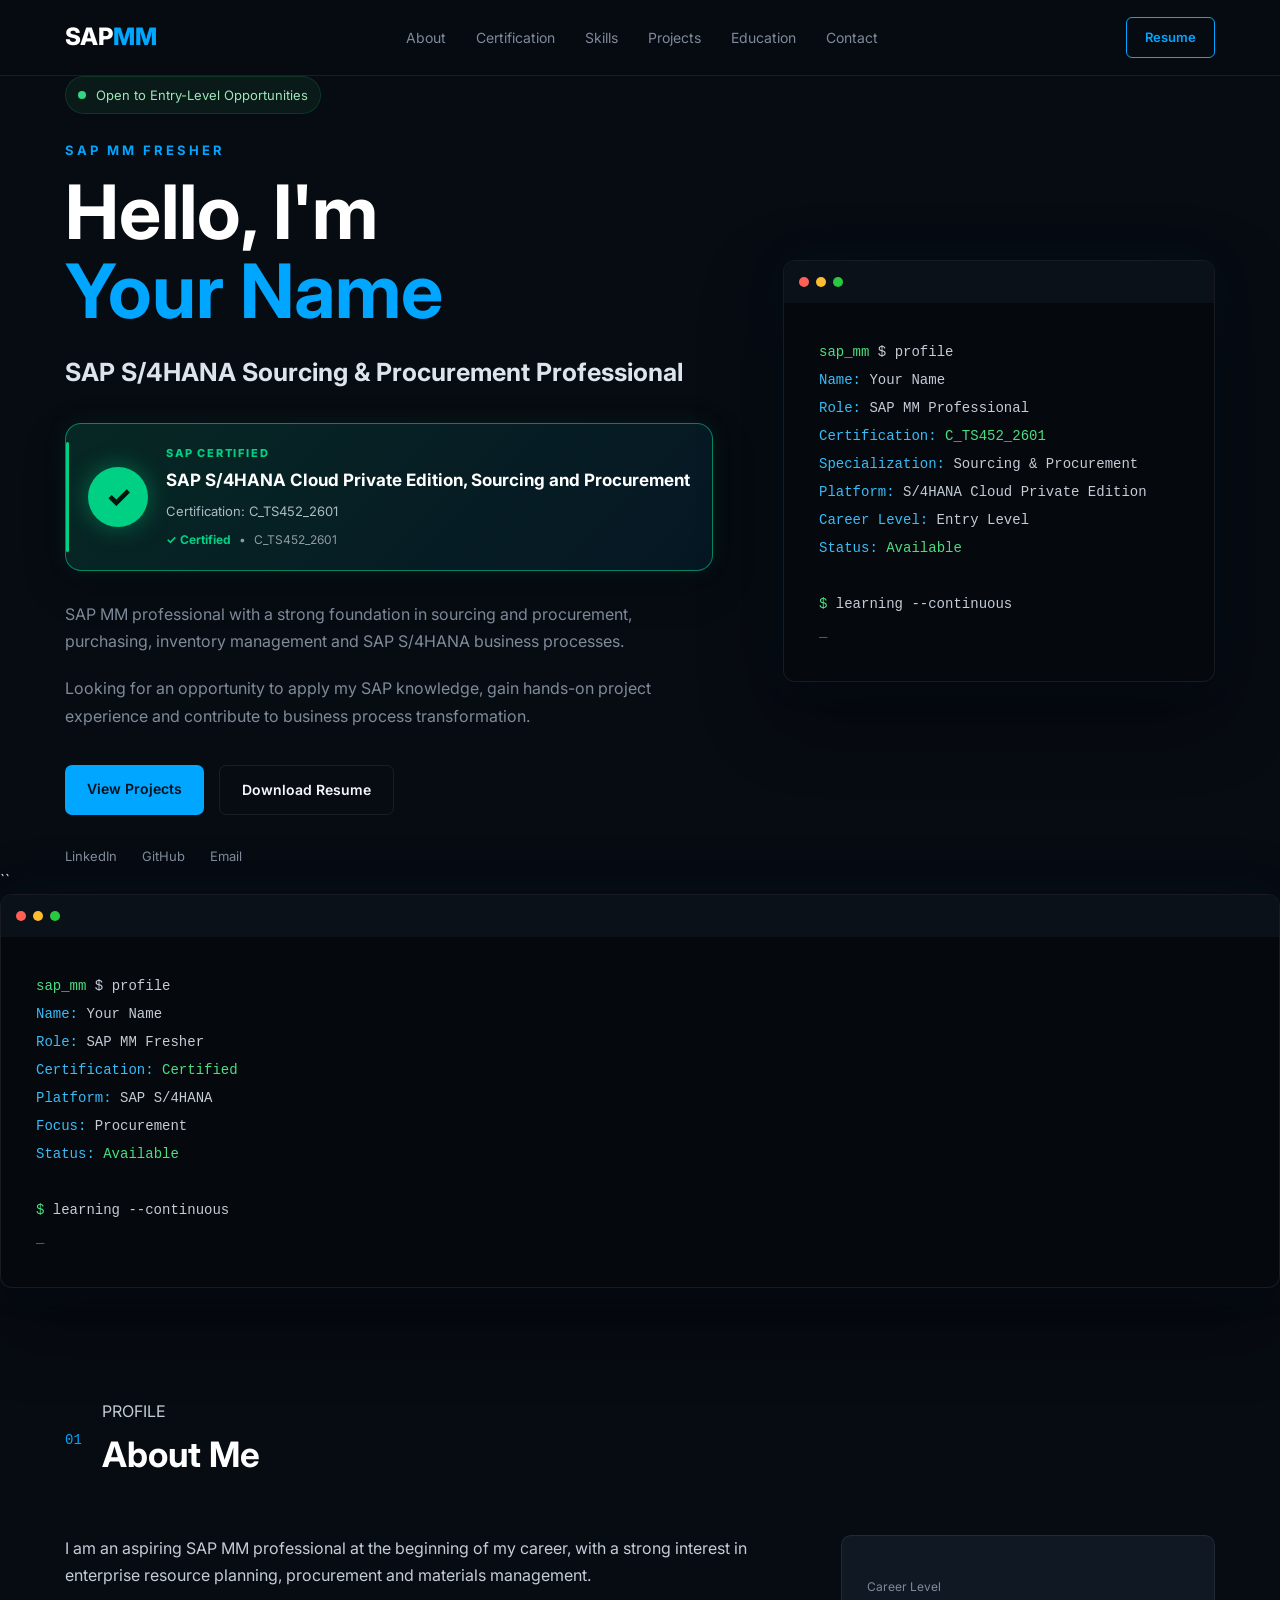
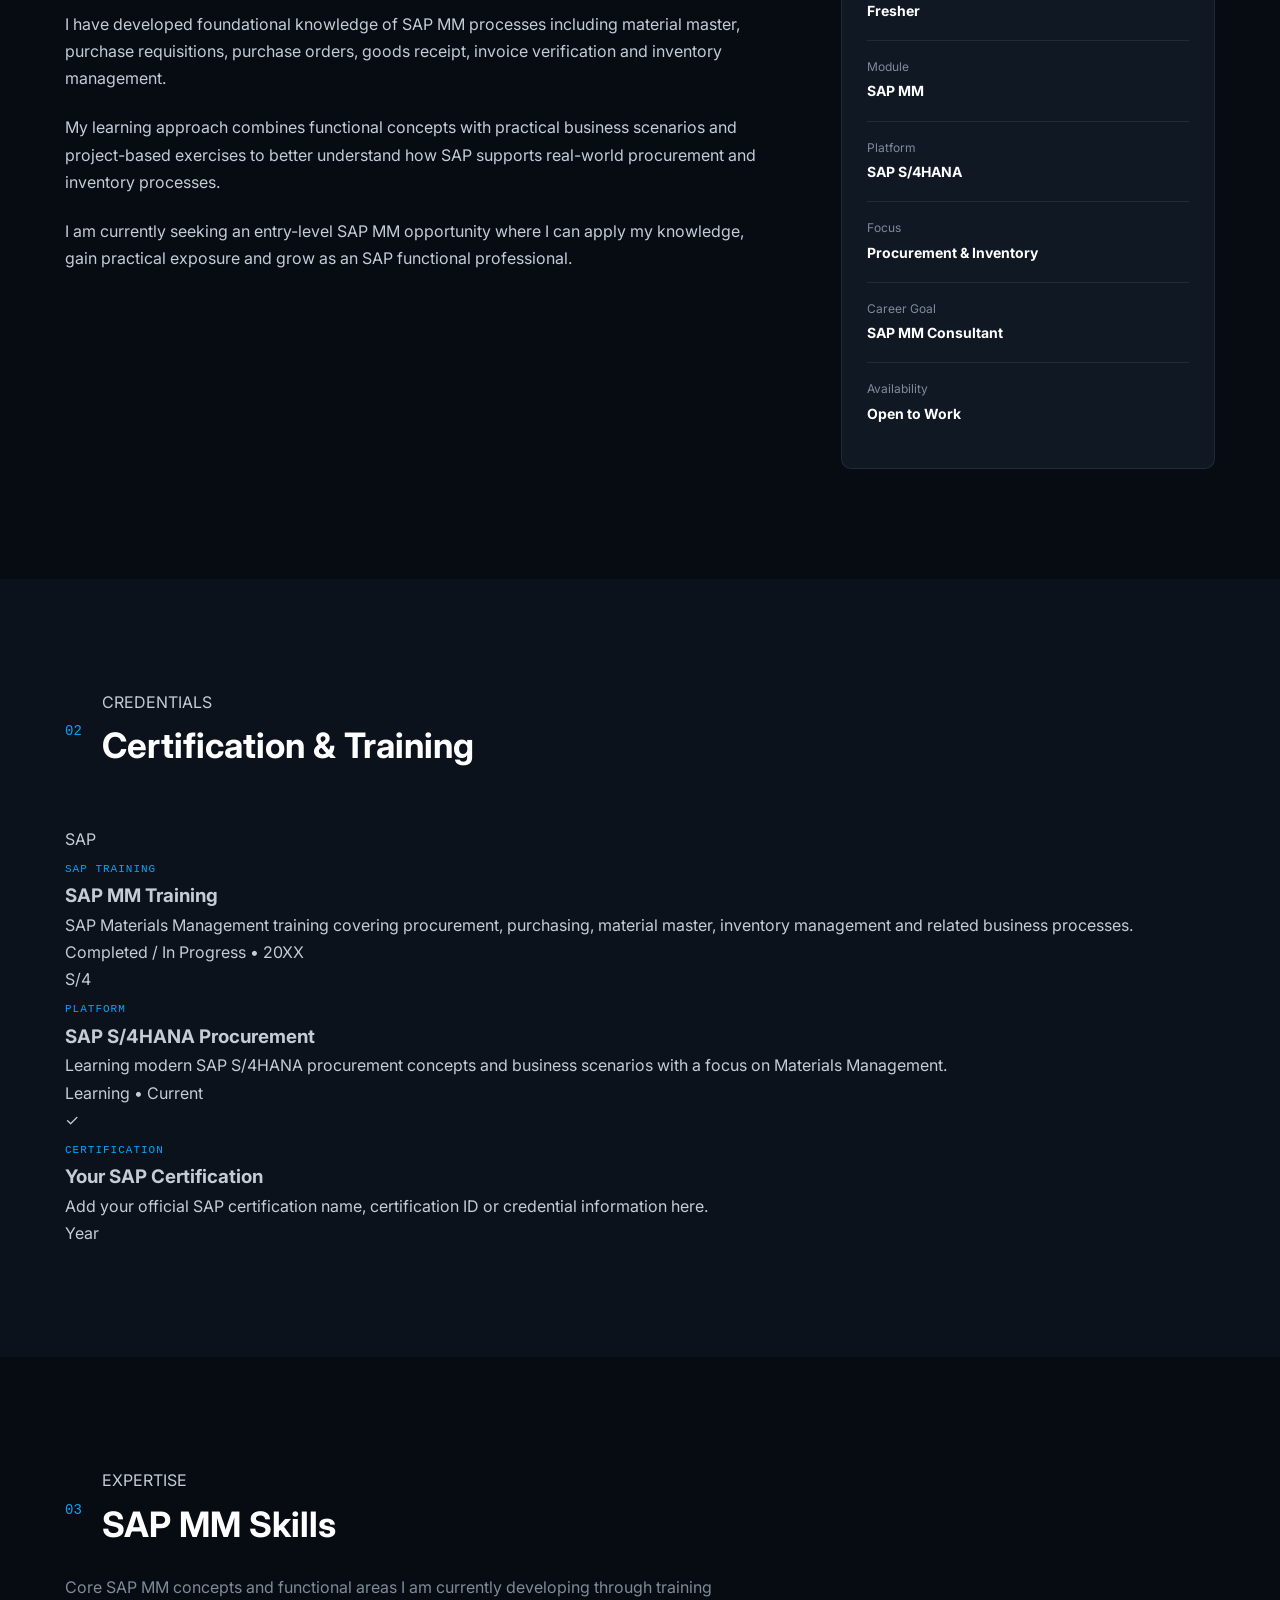
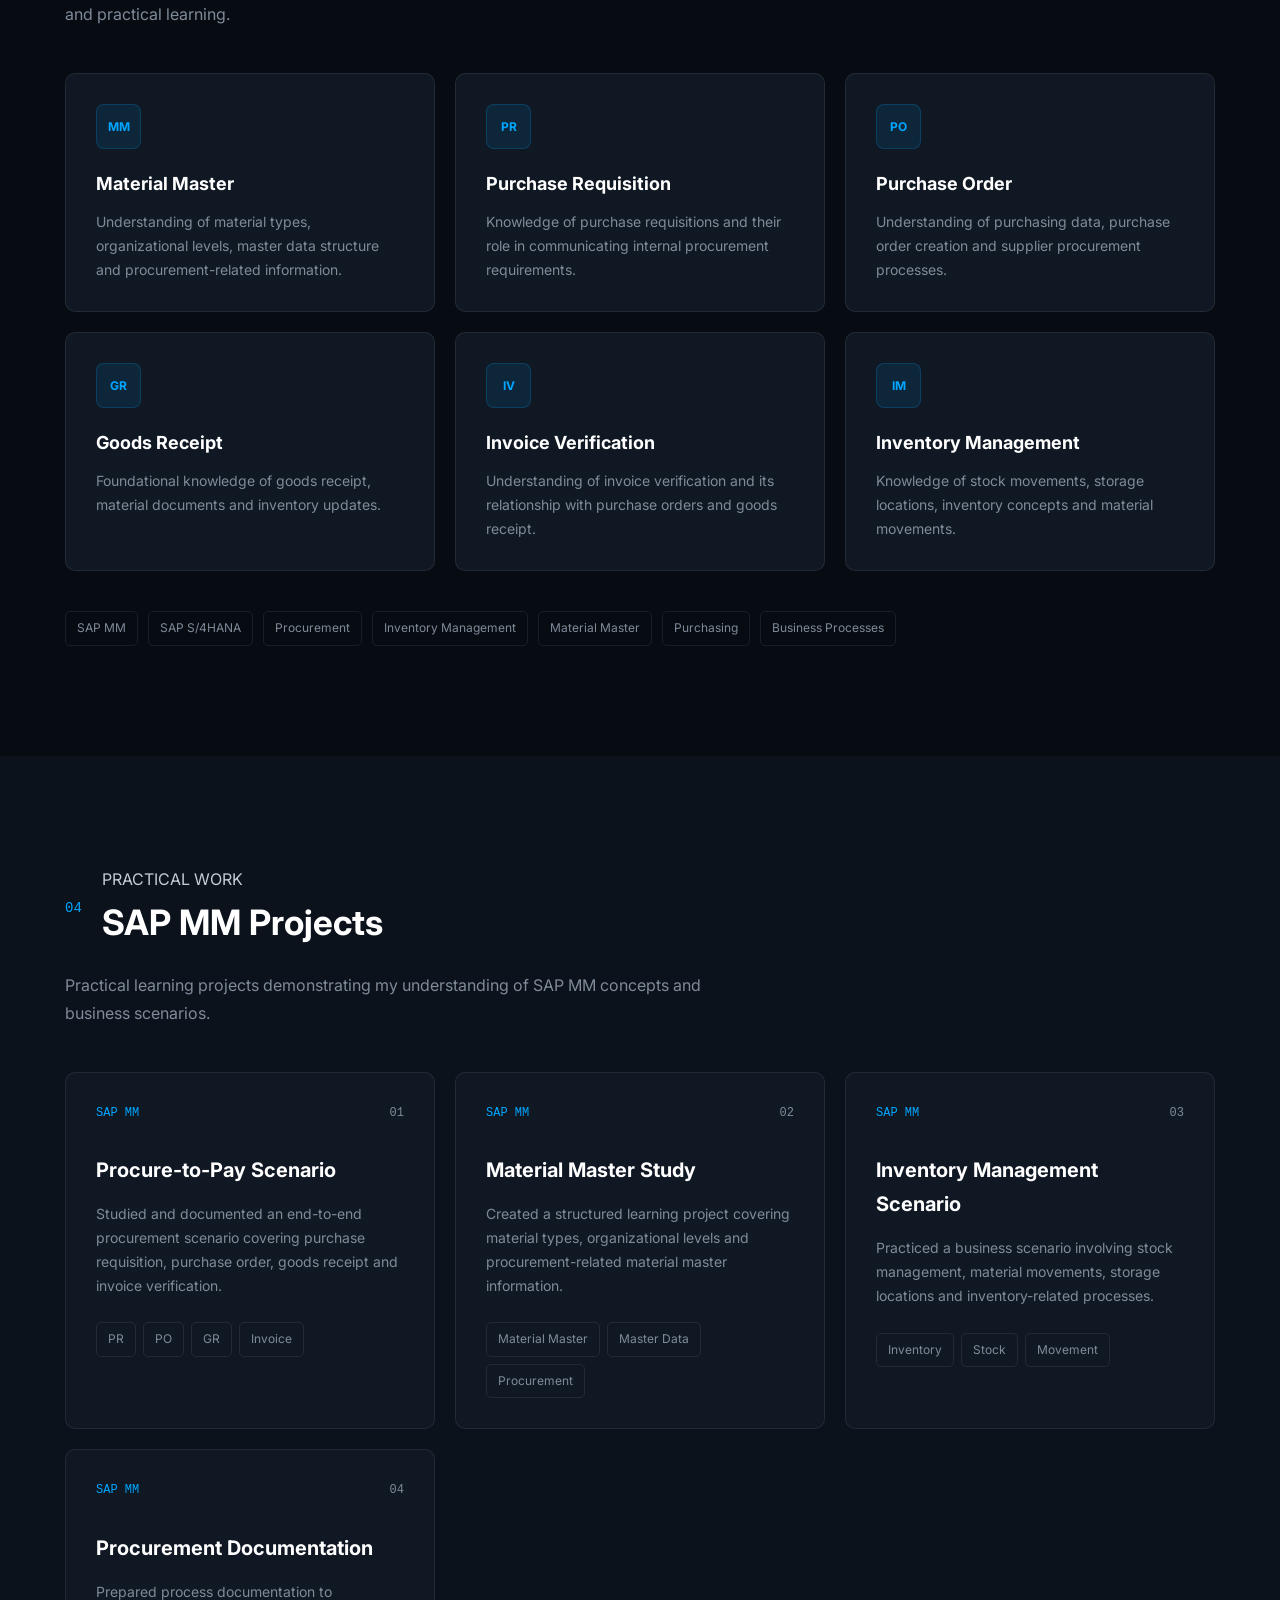
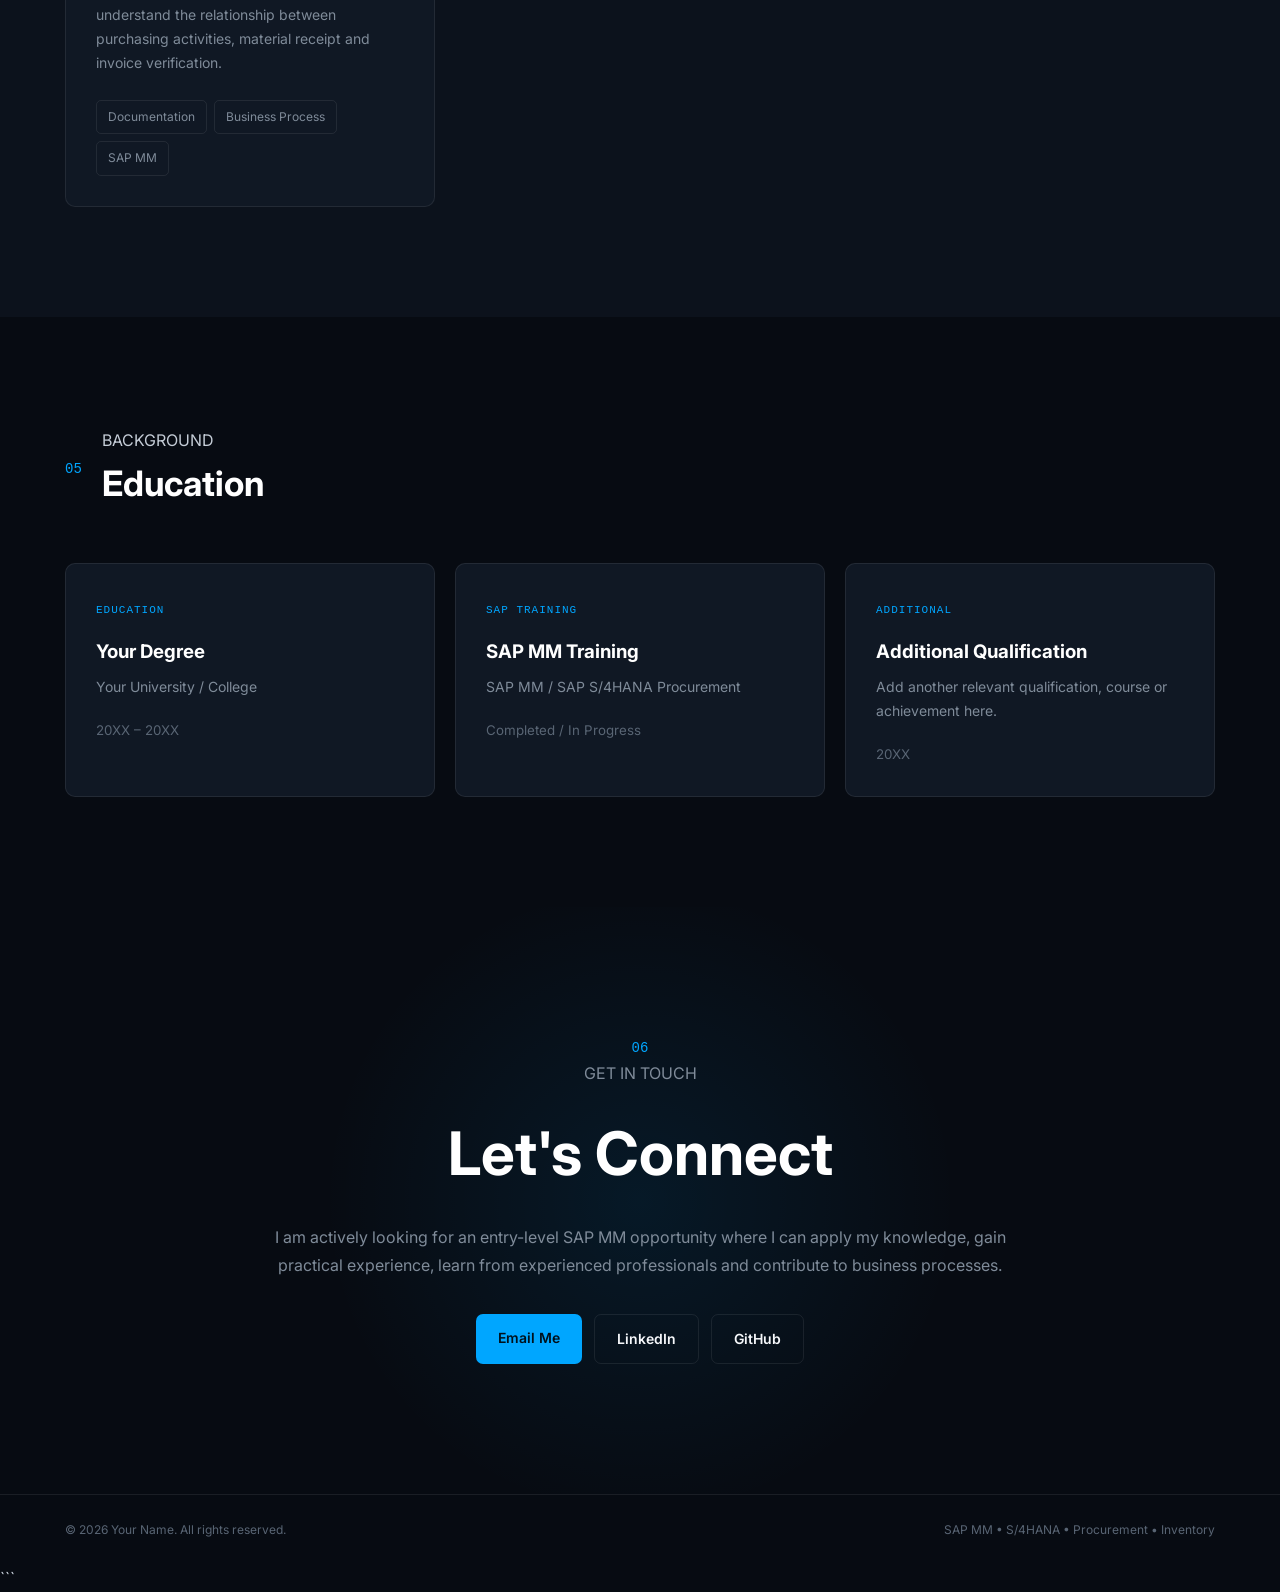
<file: index.HTML>
<!DOCTYPE html>
<html lang="en">

  
<head>
    <meta charset="UTF-8">
    <meta name="viewport" content="width=device-width, initial-scale=1.0">

    <meta name="description"
          content="SAP MM Fresher Portfolio - Aspiring SAP MM Consultant with knowledge of procurement, inventory management, material master and SAP S/4HANA.">

    <meta name="keywords"
          content="SAP MM Fresher, SAP MM Consultant, SAP S/4HANA, Procurement, Inventory Management, Material Master">

    <meta name="author" content="Your Name">

    <title>Your Name | SAP MM Fresher</title>

    <link rel="stylesheet" href="style.css">

    <link rel="preconnect" href="https://fonts.googleapis.com">
    <link rel="preconnect" href="https://fonts.gstatic.com" crossorigin>

    <link href="https://fonts.googleapis.com/css2?family=Inter:wght@400;500;600;700;800&display=swap"
          rel="stylesheet">
</head>


<body>

<!-- ================= NAVBAR ================= -->

<header class="navbar">

    <div class="container nav-container">

        <a href="#home" class="logo">
            SAP<span>MM</span>
        </a>

        <nav aria-label="Main Navigation">
            <a href="#about">About</a>
            <a href="#certification">Certification</a>
            <a href="#skills">Skills</a>
            <a href="#projects">Projects</a>
            <a href="#education">Education</a>
            <a href="#contact">Contact</a>
        </nav>

        <a href="resume.pdf"
           class="nav-btn"
           target="_blank"
           rel="noopener">
            Resume
        </a>

    </div>

</header>


<!-- ================= HERO ================= -->

<main>
<!-- ================= HERO ================= -->

<section id="home" class="hero">

    <div class="container hero-container">

        <div class="hero-content">

            <div class="availability">
                <span></span>
                Open to Entry-Level Opportunities
            </div>

            <p class="eyebrow">
                SAP MM FRESHER
            </p>

            <h1>
                Hello, I'm
                <span>Your Name</span>
            </h1>

            <h2>
                SAP S/4HANA Sourcing & Procurement Professional
            </h2>


            <!-- FEATURED SAP CERTIFICATION -->

            <div class="featured-certification">

                <div class="certification-badge">
                    <span class="certification-check">✓</span>
                </div>

                <div class="certification-details">

                    <span class="certification-label">
                        SAP CERTIFIED
                    </span>

                    <h3>
                        SAP S/4HANA Cloud Private Edition,
                        Sourcing and Procurement
                    </h3>

                    <p>
                        Certification: C_TS452_2601
                    </p>

                    <div class="certification-info">

                        <span>
                            ✓ Certified
                        </span>

                        <span>
                            •
                        </span>

                        <span>
                            C_TS452_2601
                        </span>

                    </div>

                </div>

            </div>


            <p class="hero-text">
                SAP MM professional with a strong foundation in
                sourcing and procurement, purchasing, inventory
                management and SAP S/4HANA business processes.
            </p>

            <p class="hero-text">
                Looking for an opportunity to apply my SAP knowledge,
                gain hands-on project experience and contribute to
                business process transformation.
            </p>


            <div class="hero-buttons">

                <a href="#projects" class="btn primary">
                    View Projects
                </a>

                <a href="resume.pdf"
                   class="btn secondary"
                   target="_blank"
                   rel="noopener">
                    Download Resume
                </a>

            </div>


            <div class="social-links">

                <a href="https://www.linkedin.com/"
                   target="_blank"
                   rel="noopener">
                    LinkedIn
                </a>

                <a href="https://github.com/"
                   target="_blank"
                   rel="noopener">
                    GitHub
                </a>

                <a href="mailto:your.email@example.com">
                    Email
                </a>

            </div>

        </div>


        <!-- PROFILE CARD -->

        <div class="hero-card">

            <div class="terminal-top">
                <span></span>
                <span></span>
                <span></span>
            </div>

            <div class="terminal-content">

                <p>
                    <span class="green">sap_mm</span> $ profile
                </p>

                <p>
                    <span class="blue">Name:</span>
                    Your Name
                </p>

                <p>
                    <span class="blue">Role:</span>
                    SAP MM Professional
                </p>

                <p>
                    <span class="blue">Certification:</span>
                    <span class="green">C_TS452_2601</span>
                </p>

                <p>
                    <span class="blue">Specialization:</span>
                    Sourcing & Procurement
                </p>

                <p>
                    <span class="blue">Platform:</span>
                    S/4HANA Cloud Private Edition
                </p>

                <p>
                    <span class="blue">Career Level:</span>
                    Entry Level
                </p>

                <p>
                    <span class="blue">Status:</span>
                    <span class="green">Available</span>
                </p>

                <br>

                <p>
                    <span class="green">$</span>
                    learning --continuous
                </p>

                <p class="cursor">_</p>

            </div>

        </div>

    </div>

</section>
``

        <!-- PROFILE CARD -->

        <div class="hero-card">

            <div class="terminal-top">
                <span></span>
                <span></span>
                <span></span>
            </div>

            <div class="terminal-content">

                <p>
                    <span class="green">sap_mm</span> $ profile
                </p>

                <p>
                    <span class="blue">Name:</span>
                    Your Name
                </p>

                <p>
                    <span class="blue">Role:</span>
                    SAP MM Fresher
                </p>

                <p>
                    <span class="blue">Certification:</span>
                    <span class="green">Certified</span>
                </p>

                <p>
                    <span class="blue">Platform:</span>
                    SAP S/4HANA
                </p>

                <p>
                    <span class="blue">Focus:</span>
                    Procurement
                </p>

                <p>
                    <span class="blue">Status:</span>
                    <span class="green">Available</span>
                </p>

                <br>

                <p>
                    <span class="green">$</span>
                    learning --continuous
                </p>

                <p class="cursor">_</p>

            </div>

        </div>

    </div>

</section>


<!-- ================= ABOUT ================= -->

<section id="about" class="section">

    <div class="container">

        <div class="section-heading">

            <p class="section-number">01</p>

            <div>
                <p class="section-label">
                    PROFILE
                </p>

                <h2>
                    About Me
                </h2>
            </div>

        </div>


        <div class="about-grid">

            <div class="about-text">

                <p>
                    I am an aspiring SAP MM professional at the beginning
                    of my career, with a strong interest in enterprise
                    resource planning, procurement and materials management.
                </p>

                <p>
                    I have developed foundational knowledge of SAP MM
                    processes including material master, purchase
                    requisitions, purchase orders, goods receipt,
                    invoice verification and inventory management.
                </p>

                <p>
                    My learning approach combines functional concepts
                    with practical business scenarios and project-based
                    exercises to better understand how SAP supports
                    real-world procurement and inventory processes.
                </p>

                <p>
                    I am currently seeking an entry-level SAP MM
                    opportunity where I can apply my knowledge,
                    gain practical exposure and grow as an SAP
                    functional professional.
                </p>

            </div>


            <div class="about-box">

                <div class="info-item">
                    <span>Career Level</span>
                    <strong>Fresher</strong>
                </div>

                <div class="info-item">
                    <span>Module</span>
                    <strong>SAP MM</strong>
                </div>

                <div class="info-item">
                    <span>Platform</span>
                    <strong>SAP S/4HANA</strong>
                </div>

                <div class="info-item">
                    <span>Focus</span>
                    <strong>Procurement & Inventory</strong>
                </div>

                <div class="info-item">
                    <span>Career Goal</span>
                    <strong>SAP MM Consultant</strong>
                </div>

                <div class="info-item">
                    <span>Availability</span>
                    <strong>Open to Work</strong>
                </div>

            </div>

        </div>

    </div>

</section>


<!-- ================= CERTIFICATION ================= -->

<section id="certification" class="section dark-section">

    <div class="container">

        <div class="section-heading">

            <p class="section-number">02</p>

            <div>
                <p class="section-label">
                    CREDENTIALS
                </p>

                <h2>
                    Certification & Training
                </h2>
            </div>

        </div>


        <div class="certification-grid">


            <div class="certification-card">

                <div class="certification-icon">
                    SAP
                </div>

                <div class="certification-content">

                    <span class="card-label">
                        SAP TRAINING
                    </span>

                    <h3>
                        SAP MM Training
                    </h3>

                    <p>
                        SAP Materials Management training covering
                        procurement, purchasing, material master,
                        inventory management and related business
                        processes.
                    </p>

                    <div class="certification-meta">
                        <span>Completed / In Progress</span>
                        <span>•</span>
                        <span>20XX</span>
                    </div>

                </div>

            </div>


            <div class="certification-card">

                <div class="certification-icon">
                    S/4
                </div>

                <div class="certification-content">

                    <span class="card-label">
                        PLATFORM
                    </span>

                    <h3>
                        SAP S/4HANA Procurement
                    </h3>

                    <p>
                        Learning modern SAP S/4HANA procurement
                        concepts and business scenarios with a focus
                        on Materials Management.
                    </p>

                    <div class="certification-meta">
                        <span>Learning</span>
                        <span>•</span>
                        <span>Current</span>
                    </div>

                </div>

            </div>


            <div class="certification-card">

                <div class="certification-icon">
                    ✓
                </div>

                <div class="certification-content">

                    <span class="card-label">
                        CERTIFICATION
                    </span>

                    <h3>
                        Your SAP Certification
                    </h3>

                    <p>
                        Add your official SAP certification name,
                        certification ID or credential information here.
                    </p>

                    <div class="certification-meta">
                        <span>Year</span>
                    </div>

                </div>

            </div>

        </div>

    </div>

</section>


<!-- ================= SKILLS ================= -->

<section id="skills" class="section">

    <div class="container">

        <div class="section-heading">

            <p class="section-number">03</p>

            <div>
                <p class="section-label">
                    EXPERTISE
                </p>

                <h2>
                    SAP MM Skills
                </h2>
            </div>

        </div>


        <p class="section-intro">
            Core SAP MM concepts and functional areas I am currently
            developing through training and practical learning.
        </p>


        <div class="skills-grid">


            <div class="skill-card">

                <div class="skill-icon">
                    MM
                </div>

                <h3>
                    Material Master
                </h3>

                <p>
                    Understanding of material types, organizational
                    levels, master data structure and procurement-related
                    information.
                </p>

            </div>


            <div class="skill-card">

                <div class="skill-icon">
                    PR
                </div>

                <h3>
                    Purchase Requisition
                </h3>

                <p>
                    Knowledge of purchase requisitions and their role
                    in communicating internal procurement requirements.
                </p>

            </div>


            <div class="skill-card">

                <div class="skill-icon">
                    PO
                </div>

                <h3>
                    Purchase Order
                </h3>

                <p>
                    Understanding of purchasing data, purchase order
                    creation and supplier procurement processes.
                </p>

            </div>


            <div class="skill-card">

                <div class="skill-icon">
                    GR
                </div>

                <h3>
                    Goods Receipt
                </h3>

                <p>
                    Foundational knowledge of goods receipt,
                    material documents and inventory updates.
                </p>

            </div>


            <div class="skill-card">

                <div class="skill-icon">
                    IV
                </div>

                <h3>
                    Invoice Verification
                </h3>

                <p>
                    Understanding of invoice verification and its
                    relationship with purchase orders and goods receipt.
                </p>

            </div>


            <div class="skill-card">

                <div class="skill-icon">
                    IM
                </div>

                <h3>
                    Inventory Management
                </h3>

                <p>
                    Knowledge of stock movements, storage locations,
                    inventory concepts and material movements.
                </p>

            </div>

        </div>


        <div class="tech-stack">

            <span>SAP MM</span>
            <span>SAP S/4HANA</span>
            <span>Procurement</span>
            <span>Inventory Management</span>
            <span>Material Master</span>
            <span>Purchasing</span>
            <span>Business Processes</span>

        </div>

    </div>

</section>


<!-- ================= PROJECTS ================= -->

<section id="projects" class="section dark-section">

    <div class="container">

        <div class="section-heading">

            <p class="section-number">04</p>

            <div>
                <p class="section-label">
                    PRACTICAL WORK
                </p>

                <h2>
                    SAP MM Projects
                </h2>
            </div>

        </div>


        <p class="section-intro">
            Practical learning projects demonstrating my understanding
            of SAP MM concepts and business scenarios.
        </p>


        <div class="projects-grid">


            <article class="project-card">

                <div class="project-top">

                    <span class="project-label">
                        SAP MM
                    </span>

                    <span>
                        01
                    </span>

                </div>

                <h3>
                    Procure-to-Pay Scenario
                </h3>

                <p>
                    Studied and documented an end-to-end procurement
                    scenario covering purchase requisition, purchase
                    order, goods receipt and invoice verification.
                </p>

                <div class="project-tags">
                    <span>PR</span>
                    <span>PO</span>
                    <span>GR</span>
                    <span>Invoice</span>
                </div>

            </article>


            <article class="project-card">

                <div class="project-top">

                    <span class="project-label">
                        SAP MM
                    </span>

                    <span>
                        02
                    </span>

                </div>

                <h3>
                    Material Master Study
                </h3>

                <p>
                    Created a structured learning project covering
                    material types, organizational levels and
                    procurement-related material master information.
                </p>

                <div class="project-tags">
                    <span>Material Master</span>
                    <span>Master Data</span>
                    <span>Procurement</span>
                </div>

            </article>


            <article class="project-card">

                <div class="project-top">

                    <span class="project-label">
                        SAP MM
                    </span>

                    <span>
                        03
                    </span>

                </div>

                <h3>
                    Inventory Management Scenario
                </h3>

                <p>
                    Practiced a business scenario involving stock
                    management, material movements, storage locations
                    and inventory-related processes.
                </p>

                <div class="project-tags">
                    <span>Inventory</span>
                    <span>Stock</span>
                    <span>Movement</span>
                </div>

            </article>


            <article class="project-card">

                <div class="project-top">

                    <span class="project-label">
                        SAP MM
                    </span>

                    <span>
                        04
                    </span>

                </div>

                <h3>
                    Procurement Documentation
                </h3>

                <p>
                    Prepared process documentation to understand the
                    relationship between purchasing activities,
                    material receipt and invoice verification.
                </p>

                <div class="project-tags">
                    <span>Documentation</span>
                    <span>Business Process</span>
                    <span>SAP MM</span>
                </div>

            </article>

        </div>

    </div>

</section>


<!-- ================= EDUCATION ================= -->

<section id="education" class="section">

    <div class="container">

        <div class="section-heading">

            <p class="section-number">05</p>

            <div>
                <p class="section-label">
                    BACKGROUND
                </p>

                <h2>
                    Education
                </h2>
            </div>

        </div>


        <div class="education-grid">


            <div class="education-card">

                <span class="card-label">
                    EDUCATION
                </span>

                <h3>
                    Your Degree
                </h3>

                <p>
                    Your University / College
                </p>

                <small>
                    20XX – 20XX
                </small>

            </div>


            <div class="education-card">

                <span class="card-label">
                    SAP TRAINING
                </span>

                <h3>
                    SAP MM Training
                </h3>

                <p>
                    SAP MM / SAP S/4HANA Procurement
                </p>

                <small>
                    Completed / In Progress
                </small>

            </div>


            <div class="education-card">

                <span class="card-label">
                    ADDITIONAL
                </span>

                <h3>
                    Additional Qualification
                </h3>

                <p>
                    Add another relevant qualification,
                    course or achievement here.
                </p>

                <small>
                    20XX
                </small>

            </div>

        </div>

    </div>

</section>


<!-- ================= CONTACT ================= -->

<section id="contact" class="contact-section">

    <div class="container contact-container">

        <p class="section-number">
            06
        </p>

        <p class="section-label">
            GET IN TOUCH
        </p>

        <h2>
            Let's Connect
        </h2>

        <p>
            I am actively looking for an entry-level SAP MM opportunity
            where I can apply my knowledge, gain practical experience,
            learn from experienced professionals and contribute to
            business processes.
        </p>


        <div class="contact-buttons">

            <a href="mailto:your.email@example.com"
               class="btn primary">
                Email Me
            </a>

            <a href="https://www.linkedin.com/"
               target="_blank"
               rel="noopener"
               class="btn secondary">
                LinkedIn
            </a>

            <a href="https://github.com/"
               target="_blank"
               rel="noopener"
               class="btn secondary">
                GitHub
            </a>

        </div>

    </div>

</section>

</main>


<!-- ================= FOOTER ================= -->

<footer>

    <div class="container footer-container">

        <p>
            © 2026 Your Name. All rights reserved.
        </p>

        <p>
            SAP MM • S/4HANA • Procurement • Inventory
        </p>

    </div>

</footer>


<script src="script.js"></script>

</body>
</html>
```
</file>
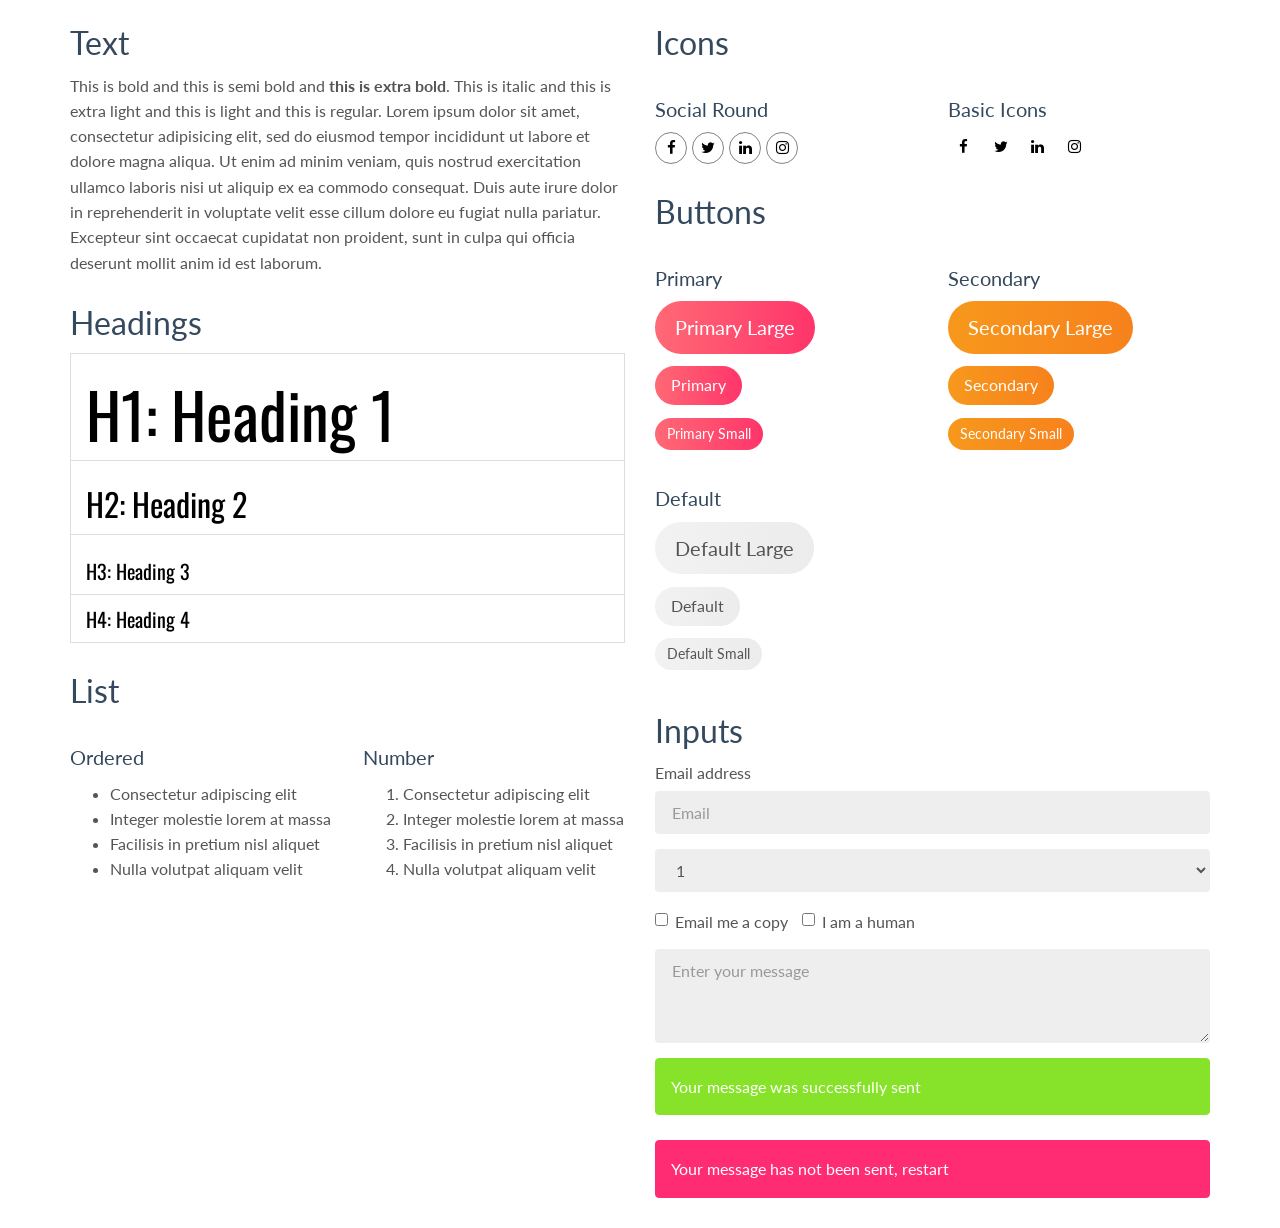
<file: components.html>
<!DOCTYPE html>
<html lang="en">

<head>
  <meta charset="UTF-8">
  <meta content="IE=edge" http-equiv="X-UA-Compatible">
  <meta content="width=device-width,initial-scale=1" name="viewport">
  <meta content="description" name="description">
  <meta name="google" content="notranslate" />
  <meta content="Mashup templates have been developped by Orson.io team" name="author">

  <!-- Disable tap highlight on IE -->
  <meta name="msapplication-tap-highlight" content="no">
  
  <link rel="apple-touch-icon" sizes="180x180" href="./assets/apple-icon-180x180.png">
  <link href="./assets/favicon.ico" rel="icon">

  <title>Title page</title>  

<link href="./main.d8e0d294.css" rel="stylesheet"></head>

<body class="white">


<!-- Add your site or app content here -->
  <div class="container">
    <div class="row">
      <div class="col-xs-12 col-md-6">

        <div class="template-example">
          <h2 class="template-title-example">Text</h2>
          <p>This is bold and this is semi bold and <b>this is extra bold</b>. This is italic and this is extra light and this is light
          and this is regular. Lorem ipsum dolor sit amet, consectetur adipisicing elit, sed do eiusmod
          tempor incididunt ut labore et dolore magna aliqua. Ut enim ad minim veniam,
          quis nostrud exercitation ullamco laboris nisi ut aliquip ex ea commodo
          consequat. Duis aute irure dolor in reprehenderit in voluptate velit esse
          cillum dolore eu fugiat nulla pariatur. Excepteur sint occaecat cupidatat non
          proident, sunt in culpa qui officia deserunt mollit anim id est laborum.
          </p>
        </div>

        <div class="template-example">
          <h2 class="template-title-example">Headings</h2>
          
          <table class="table table-bordered">
            <tr><td><h1>H1: Heading 1</h1></td></tr>
            <tr><td><h2>H2: Heading 2</h2></td></tr>
            <tr><td><h3>H3: Heading 3</h3></td></tr>
            <tr><td><h4>H4: Heading 4</h4></td></tr>
          </table>
          
        </div>

        
        <div class="template-example">
          <h2 class="template-title-example">List</h2>
          <div class="row">
            <div class="col-md-6">
              <h3 class="template-title-example">Ordered</h3>
              <ul>
                <li>Consectetur adipiscing elit</li>
                <li>Integer molestie lorem at massa</li>
                <li>Facilisis in pretium nisl aliquet</li>
                <li>Nulla volutpat aliquam velit</li>
              </ul>
            </div>
            <div class="col-md-6">
              <h3 class="template-title-example">Number</h3>
              <ol>
                <li>Consectetur adipiscing elit</li>
                <li>Integer molestie lorem at massa</li>
                <li>Facilisis in pretium nisl aliquet</li>
                <li>Nulla volutpat aliquam velit</li>
              </ol>
            </div>
          </div>
        </div>
        
      </div>

      <div class="col-xs-12 col-md-6">
        <div class="template-example">
          <h2 class="template-title-example">Icons</h2>
          
          <div class="row">
            <div class="col-md-6">
              <h3 class="template-title-example">Social Round</h2>
              <ul class="list-icons">
                <li>
                  <a href="" class="social-round-icon fa-icon">
                    <i class="fa fa-facebook"></i>
                  </a>
                </li>
                <li>
                  <a href="" class="social-round-icon fa-icon">
                    <i class="fa fa-twitter"></i>
                  </a>
                </li>
                <li>
                  <a href="" class="social-round-icon fa-icon">
                    <i class="fa fa-linkedin"></i>
                  </a>
                </li>
                <li>
                  <a href="" class="social-round-icon fa-icon">
                    <i class="fa fa-instagram"></i>
                  </a>
                </li>
              </ul>
            </div>
            <div class="col-md-6">
               <h3 class="template-title-example">Basic Icons</h2>
                <ul class="list-icons">
                  <li>
                    <span class="fa-icon">
                      <i class="fa fa-facebook"></i>
                    </span>
                  </li>
                  <li>
                    <span class="fa-icon">
                      <i class="fa fa-twitter"></i>
                    </span>
                  </li>
                  <li>
                    <span class="fa-icon">
                      <i class="fa fa-linkedin"></i>
                    </span>
                  </li>
                  <li>
                    <span class="fa-icon">
                      <i class="fa fa-instagram"></i>
                    </span>
                  </li>
                </ul>
            </div>

          </div>


          


        </div>

        <div class="template-example">
          <h2 class="template-title-example">Buttons</h2>
          <div class="row">
            <div class="col-md-6">
              <h3 class="template-title-example">Primary</h2>
              <div class="row">
                  <div class="col-md-6">
                  <p><a href="" class="btn btn-primary btn-lg">Primary Large</a></p>
                  <p><a href="" class="btn btn-primary">Primary </a></p>
                  <p><a href="" class="btn btn-primary btn-sm">Primary Small</a></p>
                </div>
              </div>

              <h3 class="template-title-example">Default</h2>
              <div class="row">
                  <div class="col-md-6">
                  <p><a href="" class="btn btn-default btn-lg">Default Large</a></p>
                  <p><a href="" class="btn btn-default">Default </a></p>
                  <p><a href="" class="btn btn-default btn-sm">Default Small</a></p>
                </div>
              </div>

            </div>

            <div class="col-md-6">
              <h3 class="template-title-example">Secondary</h2>
              <div class="row">
                  <div class="col-md-6">
                  <p><a href="" class="btn btn-info btn-lg">Secondary Large</a></p>
                  <p><a href="" class="btn btn-info">Secondary </a></p>
                  <p><a href="" class="btn btn-info btn-sm">Secondary Small</a></p>
                </div>
              </div>
            </div>
          </div>
        </div>
        
        <div class="template-example">
          <h2 class="template-title-example">Inputs</h2>

            <div class="form-group">
              <label for="exampleInputEmail1">Email address</label>
              <input type="email" class="form-control" id="exampleInputEmail1" placeholder="Email">
            </div>

            <div class="form-group">
              <select class="form-control">
                <option>1</option>
                <option>2</option>
                <option>3</option>
                <option>4</option>
                <option>5</option>
              </select>
            </div>

            <div class="form-group">
              <label class="checkbox-inline">
                <input 
                type="checkbox" id="inlineCheckbox1" value="option1"> Email me a copy
              </label>
              <label class="checkbox-inline">
                <input type="checkbox" id="inlineCheckbox2" value="option2"> I am a human
              </label>
            </div>

            <div class="form-group">
              <textarea class="form-control" rows="3" placeholder="Enter your message"></textarea>
            </div>
            
            <div class="alert alert-success" role="alert">Your message was successfully sent</div>
            <div class="alert alert-danger" role="alert">Your message has not been sent, restart</div>
        </div>




      </div>
    </div>
  </div>

<script type="text/javascript" src="./main.bc58148c.js"></script>
</file>
<file: style.css>
:root {
    --bg: #070b12;
    --bg-light: #0c121c;
    --card: #101824;
    --card-hover: #141f2d;

    --blue: #00a6ff;
    --blue-dark: #0077b6;
    --cyan: #22d3ee;

    --white: #f5f7fa;
    --text: #c4ccd6;
    --muted: #7f8b99;

    --border: rgba(255,255,255,0.08);

    --max-width: 1150px;
}


/* RESET */

* {
    margin: 0;
    padding: 0;
    box-sizing: border-box;
}

html {
    scroll-behavior: smooth;
}

body {
    font-family: "Inter", sans-serif;
    background: var(--bg);
    color: var(--text);
    line-height: 1.7;
}

a {
    text-decoration: none;
    color: inherit;
}

.container {
    width: min(90%, var(--max-width));
    margin: auto;
}


/* NAVBAR */

.navbar {
    position: sticky;
    top: 0;
    z-index: 1000;

    background: rgba(7, 11, 18, 0.88);
    backdrop-filter: blur(15px);

    border-bottom: 1px solid var(--border);
}

.nav-container {
    height: 75px;

    display: flex;
    align-items: center;
    justify-content: space-between;
}

.logo {
    font-size: 24px;
    font-weight: 800;
    color: white;
}

.logo span {
    color: var(--blue);
}

nav {
    display: flex;
    gap: 30px;
}

nav a {
    color: var(--muted);
    font-size: 14px;
    transition: 0.3s;
}

nav a:hover {
    color: var(--blue);
}

.nav-btn {
    border: 1px solid var(--blue);
    color: var(--blue);

    padding: 8px 18px;
    border-radius: 6px;

    font-size: 13px;
    font-weight: 600;

    transition: 0.3s;
}

.nav-btn:hover {
    background: var(--blue);
    color: #00111c;
}


/* HERO */

/* ================= FEATURED SAP CERTIFICATION ================= */

.featured-certification {
    position: relative;

    display: flex;
    align-items: center;
    gap: 18px;

    margin: 30px 0;

    max-width: 650px;

    padding: 20px 22px;

    background:
        linear-gradient(
            135deg,
            rgba(0, 255, 170, 0.12),
            rgba(0, 160, 255, 0.08)
        );

    border: 1px solid rgba(0, 255, 170, 0.45);

    border-radius: 16px;

    box-shadow:
        0 0 25px rgba(0, 255, 170, 0.08),
        0 15px 45px rgba(0, 0, 0, 0.20);
}


/* Small accent line */

.featured-certification::before {
    content: "";

    position: absolute;

    left: 0;
    top: 18px;
    bottom: 18px;

    width: 3px;

    background: #00d084;

    border-radius: 10px;
}


/* Certification icon */

.certification-badge {
    width: 60px;
    height: 60px;

    flex-shrink: 0;

    display: flex;
    align-items: center;
    justify-content: center;

    border-radius: 50%;

    background: #00d084;

    color: #06130f;

    box-shadow:
        0 0 25px rgba(0, 208, 132, 0.40);
}


.certification-check {
    font-size: 29px;
    font-weight: 800;
}


/* Certification content */

.certification-details {
    min-width: 0;
}


.certification-label {
    display: block;

    margin-bottom: 5px;

    color: #00d084;

    font-size: 11px;

    font-weight: 800;

    letter-spacing: 1.8px;
}


.certification-details h3 {
    margin: 0;

    color: #ffffff;

    font-size: 17px;

    line-height: 1.45;

    font-weight: 700;
}


.certification-details p {
    margin: 7px 0 8px;

    color: #aeb9c4;

    font-size: 13px;
}


.certification-info {
    display: flex;
    align-items: center;

    gap: 8px;

    font-size: 12px;

    color: #8f9aa5;
}


.certification-info span:first-child {
    color: #00d084;

    font-weight: 700;
}


/* Mobile */

@media (max-width: 600px) {

    .featured-certification {
        gap: 14px;

        padding: 17px;

        margin: 24px 0;
    }

    .certification-badge {
        width: 48px;
        height: 48px;
    }

    .certification-check {
        font-size: 23px;
    }

    .certification-details h3 {
        font-size: 14px;
    }

    .certification-details p {
        font-size: 12px;
    }

}
```

.hero {
    min-height: 90vh;

    display: flex;
    align-items: center;

    background:
        radial-gradient(
            circle at 80% 20%,
            rgba(0,166,255,0.12),
            transparent 30%
        );
}

.hero-container {
    display: grid;
    grid-template-columns: 1.2fr 0.8fr;
    gap: 70px;

    align-items: center;
}

.availability {
    display: inline-flex;
    align-items: center;
    gap: 10px;

    color: #9ee6b8;

    font-size: 13px;

    background: rgba(46, 204, 113, 0.08);

    padding: 7px 12px;

    border-radius: 30px;

    border: 1px solid rgba(46,204,113,0.15);

    margin-bottom: 25px;
}

.availability span {
    width: 8px;
    height: 8px;

    background: #32d583;

    border-radius: 50%;
}

.eyebrow {
    color: var(--blue);

    font-size: 13px;
    font-weight: 700;

    letter-spacing: 3px;

    margin-bottom: 12px;
}

.hero h1 {
    font-size: clamp(45px, 7vw, 75px);
    line-height: 1.05;

    color: white;
}

.hero h1 span {
    display: block;
    color: var(--blue);
}

.hero h2 {
    margin-top: 20px;

    font-size: 25px;

    color: #dce4ec;
}

.hero-text {
    max-width: 650px;

    color: var(--muted);

    margin-top: 20px;

    font-size: 16px;
}

.hero-buttons {
    display: flex;
    gap: 15px;

    margin-top: 35px;
}

.btn {
    display: inline-block;

    padding: 12px 22px;

    border-radius: 7px;

    font-size: 14px;
    font-weight: 600;

    transition: 0.3s;
}

.btn.primary {
    background: var(--blue);
    color: #00111c;
}

.btn.primary:hover {
    transform: translateY(-2px);
    box-shadow: 0 10px 30px rgba(0,166,255,0.25);
}

.btn.secondary {
    border: 1px solid var(--border);
    color: var(--white);
}

.btn.secondary:hover {
    border-color: var(--blue);
    color: var(--blue);
}

.social-links {
    display: flex;
    gap: 25px;

    margin-top: 30px;
}

.social-links a {
    color: var(--muted);
    font-size: 13px;
}

.social-links a:hover {
    color: var(--blue);
}


/* TERMINAL */

.hero-card {
    background: #05080d;

    border: 1px solid var(--border);

    border-radius: 12px;

    overflow: hidden;

    box-shadow:
        0 30px 80px rgba(0,0,0,0.4),
        0 0 50px rgba(0,166,255,0.05);
}

.terminal-top {
    height: 42px;

    background: #0b1119;

    display: flex;
    align-items: center;

    gap: 7px;

    padding: 0 15px;
}

.terminal-top span {
    width: 10px;
    height: 10px;

    border-radius: 50%;

    background: #374151;
}

.terminal-top span:nth-child(1) {
    background: #ff5f57;
}

.terminal-top span:nth-child(2) {
    background: #febc2e;
}

.terminal-top span:nth-child(3) {
    background: #28c840;
}

.terminal-content {
    padding: 35px;

    font-family: monospace;

    font-size: 14px;

    line-height: 2;
}

.green {
    color: #4ade80;
}

.blue {
    color: #38bdf8;
}

.cursor {
    color: var(--blue);
}


/* SECTIONS */

.section {
    padding: 110px 0;
}

.dark-section {
    background: var(--bg-light);
}

.section-heading {
    display: flex;
    align-items: center;
    gap: 20px;

    margin-bottom: 50px;
}

.section-number {
    color: var(--blue);

    font-family: monospace;

    font-size: 14px;
}

.section-heading h2 {
    color: white;

    font-size: 35px;
}

.section-intro {
    color: var(--muted);

    max-width: 650px;

    margin-top: -30px;

    margin-bottom: 45px;
}


/* ABOUT */

.about-grid {
    display: grid;

    grid-template-columns: 1.3fr 0.7fr;

    gap: 80px;
}

.about-text p {
    color: var(--text);

    margin-bottom: 22px;

    font-size: 16px;
}

.about-box {
    border: 1px solid var(--border);

    border-radius: 10px;

    padding: 25px;

    background: var(--card);
}

.info-item {
    padding: 16px 0;

    border-bottom: 1px solid var(--border);
}

.info-item:last-child {
    border-bottom: none;
}

.info-item span {
    display: block;

    color: var(--muted);

    font-size: 12px;
}

.info-item strong {
    color: white;

    font-size: 14px;
}


/* SKILLS */

.skills-grid {
    display: grid;

    grid-template-columns: repeat(3, 1fr);

    gap: 20px;
}

.skill-card {
    background: var(--card);

    border: 1px solid var(--border);

    padding: 30px;

    border-radius: 10px;

    transition: 0.3s;
}

.skill-card:hover {
    transform: translateY(-5px);

    border-color: rgba(0,166,255,0.4);

    background: var(--card-hover);
}

.skill-icon {
    width: 45px;
    height: 45px;

    display: grid;
    place-items: center;

    background: rgba(0,166,255,0.1);

    color: var(--blue);

    border: 1px solid rgba(0,166,255,0.2);

    border-radius: 8px;

    font-size: 12px;
    font-weight: 700;

    margin-bottom: 20px;
}

.skill-card h3 {
    color: white;

    font-size: 18px;

    margin-bottom: 10px;
}

.skill-card p {
    color: var(--muted);

    font-size: 14px;
}

.tech-stack {
    display: flex;

    flex-wrap: wrap;

    gap: 10px;

    margin-top: 40px;
}

.tech-stack span,
.project-tags span {
    padding: 6px 11px;

    border: 1px solid var(--border);

    border-radius: 5px;

    color: var(--muted);

    font-size: 12px;
}


/* PROCESS */

.process {
    display: flex;

    align-items: stretch;

    gap: 10px;
}

.process-step {
    flex: 1;

    background: var(--card);

    border: 1px solid var(--border);

    padding: 25px;

    border-radius: 9px;
}

.step-number {
    color: var(--blue);

    font-family: monospace;

    font-size: 13px;

    margin-bottom: 20px;
}

.process-step h3 {
    color: white;

    font-size: 16px;

    margin-bottom: 10px;
}

.process-step p {
    color: var(--muted);

    font-size: 13px;
}

.process-line {
    width: 20px;

    height: 1px;

    background: var(--blue);

    align-self: center;
}


/* PROJECTS */

.projects-grid {
    display: grid;

    grid-template-columns: repeat(3, 1fr);

    gap: 20px;
}

.project-card {
    background: var(--card);

    border: 1px solid var(--border);

    border-radius: 10px;

    padding: 30px;

    transition: 0.3s;
}

.project-card:hover {
    transform: translateY(-5px);

    border-color: rgba(0,166,255,0.4);
}

.project-top {
    display: flex;

    justify-content: space-between;

    color: var(--muted);

    font-family: monospace;

    font-size: 12px;

    margin-bottom: 30px;
}

.project-label {
    color: var(--blue);
}

.project-card h3 {
    color: white;

    font-size: 20px;

    margin-bottom: 15px;
}

.project-card p {
    color: var(--muted);

    font-size: 14px;

    margin-bottom: 25px;
}

.project-tags {
    display: flex;

    flex-wrap: wrap;

    gap: 7px;
}


/* TIMELINE */

.timeline {
    max-width: 800px;

    margin-left: 20px;

    border-left: 1px solid rgba(0,166,255,0.3);

    padding-left: 40px;
}

.timeline-item {
    position: relative;

    margin-bottom: 45px;
}

.timeline-dot {
    position: absolute;

    width: 12px;
    height: 12px;

    background: var(--blue);

    border-radius: 50%;

    left: -47px;
    top: 7px;

    box-shadow: 0 0 15px rgba(0,166,255,0.5);
}

.timeline-content span {
    color: var(--blue);

    font-size: 12px;

    font-family: monospace;
}

.timeline-content h3 {
    color: white;

    margin: 7px 0;

    font-size: 20px;
}

.timeline-content p {
    color: var(--muted);

    font-size: 14px;
}


/* EDUCATION */

.education-grid {
    display: grid;

    grid-template-columns: repeat(3, 1fr);

    gap: 20px;
}

.education-card {
    background: var(--card);

    border: 1px solid var(--border);

    padding: 30px;

    border-radius: 10px;
}

.card-label {
    color: var(--blue);

    font-size: 11px;

    font-family: monospace;

    letter-spacing: 1px;
}

.education-card h3 {
    color: white;

    margin: 15px 0 7px;
}

.education-card p {
    color: var(--muted);

    font-size: 14px;
}

.education-card small {
    display: block;

    color: #596574;

    margin-top: 20px;
}


/* CONTACT */

.contact-section {
    padding: 130px 0;

    text-align: center;

    background:
        radial-gradient(
            circle at center,
            rgba(0,166,255,0.09),
            transparent 45%
        );
}

.contact-container {
    max-width: 750px;
}

.contact-section h2 {
    color: white;

    font-size: clamp(40px, 6vw, 60px);

    margin: 15px 0 20px;
}

.contact-section > .container > p:not(.section-number) {
    color: var(--muted);

    font-size: 16px;
}

.contact-buttons {
    display: flex;

    justify-content: center;

    gap: 12px;

    margin-top: 35px;
}


/* FOOTER */

footer {
    border-top: 1px solid var(--border);

    padding: 25px 0;
}

.footer-container {
    display: flex;

    justify-content: space-between;

    gap: 20px;

    color: #596574;

    font-size: 12px;
}


/* RESPONSIVE */

@media (max-width: 900px) {

    nav {
        display: none;
    }

    .hero-container {
        grid-template-columns: 1fr;
    }

    .hero {
        padding: 90px 0;
    }

    .hero-card {
        max-width: 600px;
    }

    .about-grid {
        grid-template-columns: 1fr;
    }

    .skills-grid {
        grid-template-columns: repeat(2, 1fr);
    }

    .projects-grid {
        grid-template-columns: 1fr;
    }

    .education-grid {
        grid-template-columns: 1fr;
    }

    .process {
        flex-direction: column;
    }

    .process-line {
        width: 1px;
        height: 20px;

        align-self: center;
    }
}


@media (max-width: 600px) {

    .nav-btn {
        display: none;
    }

    .hero h1 {
        font-size: 45px;
    }

    .hero h2 {
        font-size: 20px;
    }

    .hero-buttons {
        flex-direction: column;
    }

    .btn {
        text-align: center;
    }

    .skills-grid {
        grid-template-columns: 1fr;
    }

    .section {
        padding: 80px 0;
    }

    .section-heading h2 {
        font-size: 28px;
    }

    .footer-container {
        flex-direction: column;
    }

    .contact-buttons {
        flex-direction: column;
    }

}
</file>
<file: main.d8e0d294.css>
@import url(https://fonts.googleapis.com/css?family=Lato:400,700|Oswald);@import url(https://maxcdn.bootstrapcdn.com/font-awesome/4.7.0/css/font-awesome.min.css);/*!
 * Bootstrap v3.3.7 (http://getbootstrap.com)
 * Copyright 2011-2016 Twitter, Inc.
 * Licensed under MIT (https://github.com/twbs/bootstrap/blob/master/LICENSE)
 */
/*! normalize.css v3.0.3 | MIT License | github.com/necolas/normalize.css */html{font-family:sans-serif;-ms-text-size-adjust:100%;-webkit-text-size-adjust:100%}body{margin:0}article,aside,details,figcaption,figure,footer,header,hgroup,main,menu,nav,section,summary{display:block}audio,canvas,progress,video{display:inline-block;vertical-align:baseline}audio:not([controls]){display:none;height:0}[hidden],template{display:none}a{background-color:transparent}a:active,a:hover{outline:0}abbr[title]{border-bottom:1px dotted}b,strong{font-weight:700}dfn{font-style:italic}h1{font-size:2em;margin:.67em 0}mark{background:#ff0;color:#000}small{font-size:80%}sub,sup{font-size:75%;line-height:0;position:relative;vertical-align:baseline}sup{top:-.5em}sub{bottom:-.25em}img{border:0}svg:not(:root){overflow:hidden}figure{margin:1em 40px}hr{box-sizing:content-box;height:0}pre{overflow:auto}code,kbd,pre,samp{font-family:monospace,monospace;font-size:1em}button,input,optgroup,select,textarea{color:inherit;font:inherit;margin:0}button{overflow:visible}button,select{text-transform:none}button,html input[type=button],input[type=reset],input[type=submit]{-webkit-appearance:button;cursor:pointer}button[disabled],html input[disabled]{cursor:default}button::-moz-focus-inner,input::-moz-focus-inner{border:0;padding:0}input{line-height:normal}input[type=checkbox],input[type=radio]{box-sizing:border-box;padding:0}input[type=number]::-webkit-inner-spin-button,input[type=number]::-webkit-outer-spin-button{height:auto}input[type=search]{-webkit-appearance:textfield;box-sizing:content-box}input[type=search]::-webkit-search-cancel-button,input[type=search]::-webkit-search-decoration{-webkit-appearance:none}fieldset{border:1px solid silver;margin:0 2px;padding:.35em .625em .75em}textarea{overflow:auto}optgroup{font-weight:700}table{border-collapse:collapse;border-spacing:0}td,th{padding:0}

/*! Source: https://github.com/h5bp/html5-boilerplate/blob/master/src/css/main.css */@media print{*,:after,:before{background:transparent!important;color:#000!important;box-shadow:none!important;text-shadow:none!important}a,a:visited{text-decoration:underline}a[href]:after{content:" (" attr(href) ")"}abbr[title]:after{content:" (" attr(title) ")"}a[href^="#"]:after,a[href^="javascript:"]:after{content:""}blockquote,pre{border:1px solid #999;page-break-inside:avoid}thead{display:table-header-group}img,tr{page-break-inside:avoid}img{max-width:100%!important}h2,h3,p{orphans:3;widows:3}h2,h3{page-break-after:avoid}.navbar{display:none}.btn>.caret,.dropup>.btn>.caret{border-top-color:#000!important}.label{border:1px solid #000}.table{border-collapse:collapse!important}.table td,.table th{background-color:#fff!important}.table-bordered td,.table-bordered th{border:1px solid #ddd!important}}*,:after,:before{-webkit-box-sizing:border-box;-moz-box-sizing:border-box;box-sizing:border-box}html{font-size:10px;-webkit-tap-highlight-color:transparent}body{font-family:Lato,Helvetica,Arial,sans-serif;font-size:16px;line-height:1.58;color:#555;background-color:#fff}button,input,select,textarea{font-family:inherit;font-size:inherit;line-height:inherit}a{color:#ff0060;text-decoration:none}a:focus,a:hover{color:#b30043;text-decoration:underline}a:focus{outline:5px auto -webkit-focus-ring-color;outline-offset:-2px}figure{margin:0}img{vertical-align:middle}.img-responsive{display:block;max-width:100%;height:auto}.img-rounded{border-radius:6px}.img-thumbnail{padding:4px;line-height:1.58;background-color:#fff;border:1px solid #ddd;border-radius:4px;-webkit-transition:all .2s ease-in-out;-o-transition:all .2s ease-in-out;transition:all .2s ease-in-out;display:inline-block;max-width:100%;height:auto}.img-circle{border-radius:50%}hr{margin-top:25px;margin-bottom:25px;border:0;border-top:1px solid #eee}.sr-only{position:absolute;width:1px;height:1px;margin:-1px;padding:0;overflow:hidden;clip:rect(0,0,0,0);border:0}.sr-only-focusable:active,.sr-only-focusable:focus{position:static;width:auto;height:auto;margin:0;overflow:visible;clip:auto}[role=button]{cursor:pointer}.h1,.h2,.h3,.h4,.h5,.h6,h1,h2,h3,h4,h5,h6{font-family:Oswald,Helvetica,Arial,sans-serif;font-weight:400;line-height:1.1;color:#000}.h1 .small,.h1 small,.h2 .small,.h2 small,.h3 .small,.h3 small,.h4 .small,.h4 small,.h5 .small,.h5 small,.h6 .small,.h6 small,h1 .small,h1 small,h2 .small,h2 small,h3 .small,h3 small,h4 .small,h4 small,h5 .small,h5 small,h6 .small,h6 small{font-weight:400;line-height:1;color:#777}.h1,.h2,.h3,h1,h2,h3{margin-top:25px;margin-bottom:12.5px}.h1 .small,.h1 small,.h2 .small,.h2 small,.h3 .small,.h3 small,h1 .small,h1 small,h2 .small,h2 small,h3 .small,h3 small{font-size:65%}.h4,.h5,.h6,h4,h5,h6{margin-top:12.5px;margin-bottom:12.5px}.h4 .small,.h4 small,.h5 .small,.h5 small,.h6 .small,.h6 small,h4 .small,h4 small,h5 .small,h5 small,h6 .small,h6 small{font-size:75%}.h1,h1{font-size:63px}.h2,h2{font-size:27px}.h3,.h4,h3,h4{font-size:20px}.h5,h5{font-size:18px}.h6,h6{font-size:14px}p{margin:0 0 12.5px}.lead{margin-bottom:25px;font-size:18px;font-weight:300;line-height:1.4}@media (min-width:768px){.lead{font-size:24px}}.small,small{font-size:87%}.mark,mark{background-color:#fcf8e3;padding:.2em}.text-left{text-align:left}.text-right{text-align:right}.text-center{text-align:center}.text-justify{text-align:justify}.text-nowrap{white-space:nowrap}.text-lowercase{text-transform:lowercase}.initialism,.text-uppercase{text-transform:uppercase}.text-capitalize{text-transform:capitalize}.text-muted{color:#777}.text-primary{color:#ff0060}a.text-primary:focus,a.text-primary:hover{color:#cc004d}.text-success{color:#fff}a.text-success:focus,a.text-success:hover{color:#e6e6e6}.text-info{color:#31708f}a.text-info:focus,a.text-info:hover{color:#245269}.text-warning{color:#8a6d3b}a.text-warning:focus,a.text-warning:hover{color:#66512c}.text-danger{color:#fff}a.text-danger:focus,a.text-danger:hover{color:#e6e6e6}.bg-primary{color:#fff;background-color:#ff0060}a.bg-primary:focus,a.bg-primary:hover{background-color:#cc004d}.bg-success{background-color:#87e329}a.bg-success:focus,a.bg-success:hover{background-color:#6dc019}.bg-info{background-color:#d9edf7}a.bg-info:focus,a.bg-info:hover{background-color:#afd9ee}.bg-warning{background-color:#fcf8e3}a.bg-warning:focus,a.bg-warning:hover{background-color:#f7ecb5}.bg-danger{background-color:#ff2c74}a.bg-danger:focus,a.bg-danger:hover{background-color:#f80055}.page-header{padding-bottom:11.5px;margin:50px 0 25px;border-bottom:1px solid #eee}ol,ul{margin-top:0;margin-bottom:12.5px}ol ol,ol ul,ul ol,ul ul{margin-bottom:0}.list-inline,.list-unstyled{padding-left:0;list-style:none}.list-inline{margin-left:-5px}.list-inline>li{display:inline-block;padding-left:5px;padding-right:5px}dl{margin-top:0;margin-bottom:25px}dd,dt{line-height:1.58}dt{font-weight:700}dd{margin-left:0}.dl-horizontal dd:after,.dl-horizontal dd:before{content:" ";display:table}.dl-horizontal dd:after{clear:both}@media (min-width:768px){.dl-horizontal dt{float:left;width:160px;clear:left;text-align:right;overflow:hidden;text-overflow:ellipsis;white-space:nowrap}.dl-horizontal dd{margin-left:180px}}abbr[data-original-title],abbr[title]{cursor:help;border-bottom:1px dotted #777}.initialism{font-size:90%}blockquote{padding:12.5px 25px;margin:0 0 25px;font-size:20px;border-left:5px solid #eee}blockquote ol:last-child,blockquote p:last-child,blockquote ul:last-child{margin-bottom:0}blockquote .small,blockquote footer,blockquote small{display:block;font-size:80%;line-height:1.58;color:#777}blockquote .small:before,blockquote footer:before,blockquote small:before{content:"\2014   \A0"}.blockquote-reverse,blockquote.pull-right{padding-right:15px;padding-left:0;border-right:5px solid #eee;border-left:0;text-align:right}.blockquote-reverse .small:before,.blockquote-reverse footer:before,.blockquote-reverse small:before,blockquote.pull-right .small:before,blockquote.pull-right footer:before,blockquote.pull-right small:before{content:""}.blockquote-reverse .small:after,.blockquote-reverse footer:after,.blockquote-reverse small:after,blockquote.pull-right .small:after,blockquote.pull-right footer:after,blockquote.pull-right small:after{content:"\A0   \2014"}address{margin-bottom:25px;font-style:normal;line-height:1.58}code,kbd,pre,samp{font-family:Menlo,Monaco,Consolas,Courier New,monospace}code{color:#c7254e;background-color:#f9f2f4;border-radius:4px}code,kbd{padding:2px 4px;font-size:90%}kbd{color:#fff;background-color:#333;border-radius:3px;box-shadow:inset 0 -1px 0 rgba(0,0,0,.25)}kbd kbd{padding:0;font-size:100%;font-weight:700;box-shadow:none}pre{display:block;padding:12px;margin:0 0 12.5px;font-size:15px;line-height:1.58;word-break:break-all;word-wrap:break-word;color:#333;background-color:#f5f5f5;border:1px solid #ccc;border-radius:4px}pre code{padding:0;font-size:inherit;color:inherit;white-space:pre-wrap;background-color:transparent;border-radius:0}.pre-scrollable{max-height:340px;overflow-y:scroll}.container{margin-right:auto;margin-left:auto;padding-left:15px;padding-right:15px}.container:after,.container:before{content:" ";display:table}.container:after{clear:both}@media (min-width:768px){.container{width:750px}}@media (min-width:992px){.container{width:970px}}@media (min-width:1200px){.container{width:1170px}}.container-fluid{margin-right:auto;margin-left:auto;padding-left:15px;padding-right:15px}.container-fluid:after,.container-fluid:before{content:" ";display:table}.container-fluid:after{clear:both}.row{margin-left:-15px;margin-right:-15px}.row:after,.row:before{content:" ";display:table}.row:after{clear:both}.col-lg-1,.col-lg-2,.col-lg-3,.col-lg-4,.col-lg-5,.col-lg-6,.col-lg-7,.col-lg-8,.col-lg-9,.col-lg-10,.col-lg-11,.col-lg-12,.col-md-1,.col-md-2,.col-md-3,.col-md-4,.col-md-5,.col-md-6,.col-md-7,.col-md-8,.col-md-9,.col-md-10,.col-md-11,.col-md-12,.col-sm-1,.col-sm-2,.col-sm-3,.col-sm-4,.col-sm-5,.col-sm-6,.col-sm-7,.col-sm-8,.col-sm-9,.col-sm-10,.col-sm-11,.col-sm-12,.col-xs-1,.col-xs-2,.col-xs-3,.col-xs-4,.col-xs-5,.col-xs-6,.col-xs-7,.col-xs-8,.col-xs-9,.col-xs-10,.col-xs-11,.col-xs-12{position:relative;min-height:1px;padding-left:15px;padding-right:15px}.col-xs-1,.col-xs-2,.col-xs-3,.col-xs-4,.col-xs-5,.col-xs-6,.col-xs-7,.col-xs-8,.col-xs-9,.col-xs-10,.col-xs-11,.col-xs-12{float:left}.col-xs-1{width:8.33333%}.col-xs-2{width:16.66667%}.col-xs-3{width:25%}.col-xs-4{width:33.33333%}.col-xs-5{width:41.66667%}.col-xs-6{width:50%}.col-xs-7{width:58.33333%}.col-xs-8{width:66.66667%}.col-xs-9{width:75%}.col-xs-10{width:83.33333%}.col-xs-11{width:91.66667%}.col-xs-12{width:100%}.col-xs-pull-0{right:auto}.col-xs-pull-1{right:8.33333%}.col-xs-pull-2{right:16.66667%}.col-xs-pull-3{right:25%}.col-xs-pull-4{right:33.33333%}.col-xs-pull-5{right:41.66667%}.col-xs-pull-6{right:50%}.col-xs-pull-7{right:58.33333%}.col-xs-pull-8{right:66.66667%}.col-xs-pull-9{right:75%}.col-xs-pull-10{right:83.33333%}.col-xs-pull-11{right:91.66667%}.col-xs-pull-12{right:100%}.col-xs-push-0{left:auto}.col-xs-push-1{left:8.33333%}.col-xs-push-2{left:16.66667%}.col-xs-push-3{left:25%}.col-xs-push-4{left:33.33333%}.col-xs-push-5{left:41.66667%}.col-xs-push-6{left:50%}.col-xs-push-7{left:58.33333%}.col-xs-push-8{left:66.66667%}.col-xs-push-9{left:75%}.col-xs-push-10{left:83.33333%}.col-xs-push-11{left:91.66667%}.col-xs-push-12{left:100%}.col-xs-offset-0{margin-left:0}.col-xs-offset-1{margin-left:8.33333%}.col-xs-offset-2{margin-left:16.66667%}.col-xs-offset-3{margin-left:25%}.col-xs-offset-4{margin-left:33.33333%}.col-xs-offset-5{margin-left:41.66667%}.col-xs-offset-6{margin-left:50%}.col-xs-offset-7{margin-left:58.33333%}.col-xs-offset-8{margin-left:66.66667%}.col-xs-offset-9{margin-left:75%}.col-xs-offset-10{margin-left:83.33333%}.col-xs-offset-11{margin-left:91.66667%}.col-xs-offset-12{margin-left:100%}@media (min-width:768px){.col-sm-1,.col-sm-2,.col-sm-3,.col-sm-4,.col-sm-5,.col-sm-6,.col-sm-7,.col-sm-8,.col-sm-9,.col-sm-10,.col-sm-11,.col-sm-12{float:left}.col-sm-1{width:8.33333%}.col-sm-2{width:16.66667%}.col-sm-3{width:25%}.col-sm-4{width:33.33333%}.col-sm-5{width:41.66667%}.col-sm-6{width:50%}.col-sm-7{width:58.33333%}.col-sm-8{width:66.66667%}.col-sm-9{width:75%}.col-sm-10{width:83.33333%}.col-sm-11{width:91.66667%}.col-sm-12{width:100%}.col-sm-pull-0{right:auto}.col-sm-pull-1{right:8.33333%}.col-sm-pull-2{right:16.66667%}.col-sm-pull-3{right:25%}.col-sm-pull-4{right:33.33333%}.col-sm-pull-5{right:41.66667%}.col-sm-pull-6{right:50%}.col-sm-pull-7{right:58.33333%}.col-sm-pull-8{right:66.66667%}.col-sm-pull-9{right:75%}.col-sm-pull-10{right:83.33333%}.col-sm-pull-11{right:91.66667%}.col-sm-pull-12{right:100%}.col-sm-push-0{left:auto}.col-sm-push-1{left:8.33333%}.col-sm-push-2{left:16.66667%}.col-sm-push-3{left:25%}.col-sm-push-4{left:33.33333%}.col-sm-push-5{left:41.66667%}.col-sm-push-6{left:50%}.col-sm-push-7{left:58.33333%}.col-sm-push-8{left:66.66667%}.col-sm-push-9{left:75%}.col-sm-push-10{left:83.33333%}.col-sm-push-11{left:91.66667%}.col-sm-push-12{left:100%}.col-sm-offset-0{margin-left:0}.col-sm-offset-1{margin-left:8.33333%}.col-sm-offset-2{margin-left:16.66667%}.col-sm-offset-3{margin-left:25%}.col-sm-offset-4{margin-left:33.33333%}.col-sm-offset-5{margin-left:41.66667%}.col-sm-offset-6{margin-left:50%}.col-sm-offset-7{margin-left:58.33333%}.col-sm-offset-8{margin-left:66.66667%}.col-sm-offset-9{margin-left:75%}.col-sm-offset-10{margin-left:83.33333%}.col-sm-offset-11{margin-left:91.66667%}.col-sm-offset-12{margin-left:100%}}@media (min-width:992px){.col-md-1,.col-md-2,.col-md-3,.col-md-4,.col-md-5,.col-md-6,.col-md-7,.col-md-8,.col-md-9,.col-md-10,.col-md-11,.col-md-12{float:left}.col-md-1{width:8.33333%}.col-md-2{width:16.66667%}.col-md-3{width:25%}.col-md-4{width:33.33333%}.col-md-5{width:41.66667%}.col-md-6{width:50%}.col-md-7{width:58.33333%}.col-md-8{width:66.66667%}.col-md-9{width:75%}.col-md-10{width:83.33333%}.col-md-11{width:91.66667%}.col-md-12{width:100%}.col-md-pull-0{right:auto}.col-md-pull-1{right:8.33333%}.col-md-pull-2{right:16.66667%}.col-md-pull-3{right:25%}.col-md-pull-4{right:33.33333%}.col-md-pull-5{right:41.66667%}.col-md-pull-6{right:50%}.col-md-pull-7{right:58.33333%}.col-md-pull-8{right:66.66667%}.col-md-pull-9{right:75%}.col-md-pull-10{right:83.33333%}.col-md-pull-11{right:91.66667%}.col-md-pull-12{right:100%}.col-md-push-0{left:auto}.col-md-push-1{left:8.33333%}.col-md-push-2{left:16.66667%}.col-md-push-3{left:25%}.col-md-push-4{left:33.33333%}.col-md-push-5{left:41.66667%}.col-md-push-6{left:50%}.col-md-push-7{left:58.33333%}.col-md-push-8{left:66.66667%}.col-md-push-9{left:75%}.col-md-push-10{left:83.33333%}.col-md-push-11{left:91.66667%}.col-md-push-12{left:100%}.col-md-offset-0{margin-left:0}.col-md-offset-1{margin-left:8.33333%}.col-md-offset-2{margin-left:16.66667%}.col-md-offset-3{margin-left:25%}.col-md-offset-4{margin-left:33.33333%}.col-md-offset-5{margin-left:41.66667%}.col-md-offset-6{margin-left:50%}.col-md-offset-7{margin-left:58.33333%}.col-md-offset-8{margin-left:66.66667%}.col-md-offset-9{margin-left:75%}.col-md-offset-10{margin-left:83.33333%}.col-md-offset-11{margin-left:91.66667%}.col-md-offset-12{margin-left:100%}}@media (min-width:1200px){.col-lg-1,.col-lg-2,.col-lg-3,.col-lg-4,.col-lg-5,.col-lg-6,.col-lg-7,.col-lg-8,.col-lg-9,.col-lg-10,.col-lg-11,.col-lg-12{float:left}.col-lg-1{width:8.33333%}.col-lg-2{width:16.66667%}.col-lg-3{width:25%}.col-lg-4{width:33.33333%}.col-lg-5{width:41.66667%}.col-lg-6{width:50%}.col-lg-7{width:58.33333%}.col-lg-8{width:66.66667%}.col-lg-9{width:75%}.col-lg-10{width:83.33333%}.col-lg-11{width:91.66667%}.col-lg-12{width:100%}.col-lg-pull-0{right:auto}.col-lg-pull-1{right:8.33333%}.col-lg-pull-2{right:16.66667%}.col-lg-pull-3{right:25%}.col-lg-pull-4{right:33.33333%}.col-lg-pull-5{right:41.66667%}.col-lg-pull-6{right:50%}.col-lg-pull-7{right:58.33333%}.col-lg-pull-8{right:66.66667%}.col-lg-pull-9{right:75%}.col-lg-pull-10{right:83.33333%}.col-lg-pull-11{right:91.66667%}.col-lg-pull-12{right:100%}.col-lg-push-0{left:auto}.col-lg-push-1{left:8.33333%}.col-lg-push-2{left:16.66667%}.col-lg-push-3{left:25%}.col-lg-push-4{left:33.33333%}.col-lg-push-5{left:41.66667%}.col-lg-push-6{left:50%}.col-lg-push-7{left:58.33333%}.col-lg-push-8{left:66.66667%}.col-lg-push-9{left:75%}.col-lg-push-10{left:83.33333%}.col-lg-push-11{left:91.66667%}.col-lg-push-12{left:100%}.col-lg-offset-0{margin-left:0}.col-lg-offset-1{margin-left:8.33333%}.col-lg-offset-2{margin-left:16.66667%}.col-lg-offset-3{margin-left:25%}.col-lg-offset-4{margin-left:33.33333%}.col-lg-offset-5{margin-left:41.66667%}.col-lg-offset-6{margin-left:50%}.col-lg-offset-7{margin-left:58.33333%}.col-lg-offset-8{margin-left:66.66667%}.col-lg-offset-9{margin-left:75%}.col-lg-offset-10{margin-left:83.33333%}.col-lg-offset-11{margin-left:91.66667%}.col-lg-offset-12{margin-left:100%}}table{background-color:transparent}caption{padding-top:8px;padding-bottom:8px;color:#777}caption,th{text-align:left}.table{width:100%;max-width:100%;margin-bottom:25px}.table>tbody>tr>td,.table>tbody>tr>th,.table>tfoot>tr>td,.table>tfoot>tr>th,.table>thead>tr>td,.table>thead>tr>th{padding:8px;line-height:1.58;vertical-align:top;border-top:1px solid #ddd}.table>thead>tr>th{vertical-align:bottom;border-bottom:2px solid #ddd}.table>caption+thead>tr:first-child>td,.table>caption+thead>tr:first-child>th,.table>colgroup+thead>tr:first-child>td,.table>colgroup+thead>tr:first-child>th,.table>thead:first-child>tr:first-child>td,.table>thead:first-child>tr:first-child>th{border-top:0}.table>tbody+tbody{border-top:2px solid #ddd}.table .table{background-color:#fff}.table-condensed>tbody>tr>td,.table-condensed>tbody>tr>th,.table-condensed>tfoot>tr>td,.table-condensed>tfoot>tr>th,.table-condensed>thead>tr>td,.table-condensed>thead>tr>th{padding:5px}.table-bordered,.table-bordered>tbody>tr>td,.table-bordered>tbody>tr>th,.table-bordered>tfoot>tr>td,.table-bordered>tfoot>tr>th,.table-bordered>thead>tr>td,.table-bordered>thead>tr>th{border:1px solid #ddd}.table-bordered>thead>tr>td,.table-bordered>thead>tr>th{border-bottom-width:2px}.table-striped>tbody>tr:nth-of-type(odd){background-color:#f9f9f9}.table-hover>tbody>tr:hover{background-color:#f5f5f5}table col[class*=col-]{position:static;float:none;display:table-column}table td[class*=col-],table th[class*=col-]{position:static;float:none;display:table-cell}.table>tbody>tr.active>td,.table>tbody>tr.active>th,.table>tbody>tr>td.active,.table>tbody>tr>th.active,.table>tfoot>tr.active>td,.table>tfoot>tr.active>th,.table>tfoot>tr>td.active,.table>tfoot>tr>th.active,.table>thead>tr.active>td,.table>thead>tr.active>th,.table>thead>tr>td.active,.table>thead>tr>th.active{background-color:#f5f5f5}.table-hover>tbody>tr.active:hover>td,.table-hover>tbody>tr.active:hover>th,.table-hover>tbody>tr:hover>.active,.table-hover>tbody>tr>td.active:hover,.table-hover>tbody>tr>th.active:hover{background-color:#e8e8e8}.table>tbody>tr.success>td,.table>tbody>tr.success>th,.table>tbody>tr>td.success,.table>tbody>tr>th.success,.table>tfoot>tr.success>td,.table>tfoot>tr.success>th,.table>tfoot>tr>td.success,.table>tfoot>tr>th.success,.table>thead>tr.success>td,.table>thead>tr.success>th,.table>thead>tr>td.success,.table>thead>tr>th.success{background-color:#87e329}.table-hover>tbody>tr.success:hover>td,.table-hover>tbody>tr.success:hover>th,.table-hover>tbody>tr:hover>.success,.table-hover>tbody>tr>td.success:hover,.table-hover>tbody>tr>th.success:hover{background-color:#7ad61c}.table>tbody>tr.info>td,.table>tbody>tr.info>th,.table>tbody>tr>td.info,.table>tbody>tr>th.info,.table>tfoot>tr.info>td,.table>tfoot>tr.info>th,.table>tfoot>tr>td.info,.table>tfoot>tr>th.info,.table>thead>tr.info>td,.table>thead>tr.info>th,.table>thead>tr>td.info,.table>thead>tr>th.info{background-color:#d9edf7}.table-hover>tbody>tr.info:hover>td,.table-hover>tbody>tr.info:hover>th,.table-hover>tbody>tr:hover>.info,.table-hover>tbody>tr>td.info:hover,.table-hover>tbody>tr>th.info:hover{background-color:#c4e3f3}.table>tbody>tr.warning>td,.table>tbody>tr.warning>th,.table>tbody>tr>td.warning,.table>tbody>tr>th.warning,.table>tfoot>tr.warning>td,.table>tfoot>tr.warning>th,.table>tfoot>tr>td.warning,.table>tfoot>tr>th.warning,.table>thead>tr.warning>td,.table>thead>tr.warning>th,.table>thead>tr>td.warning,.table>thead>tr>th.warning{background-color:#fcf8e3}.table-hover>tbody>tr.warning:hover>td,.table-hover>tbody>tr.warning:hover>th,.table-hover>tbody>tr:hover>.warning,.table-hover>tbody>tr>td.warning:hover,.table-hover>tbody>tr>th.warning:hover{background-color:#faf2cc}.table>tbody>tr.danger>td,.table>tbody>tr.danger>th,.table>tbody>tr>td.danger,.table>tbody>tr>th.danger,.table>tfoot>tr.danger>td,.table>tfoot>tr.danger>th,.table>tfoot>tr>td.danger,.table>tfoot>tr>th.danger,.table>thead>tr.danger>td,.table>thead>tr.danger>th,.table>thead>tr>td.danger,.table>thead>tr>th.danger{background-color:#ff2c74}.table-hover>tbody>tr.danger:hover>td,.table-hover>tbody>tr.danger:hover>th,.table-hover>tbody>tr:hover>.danger,.table-hover>tbody>tr>td.danger:hover,.table-hover>tbody>tr>th.danger:hover{background-color:#ff1363}.table-responsive{overflow-x:auto;min-height:.01%}@media screen and (max-width:767px){.table-responsive{width:100%;margin-bottom:18.75px;overflow-y:hidden;-ms-overflow-style:-ms-autohiding-scrollbar;border:1px solid #ddd}.table-responsive>.table{margin-bottom:0}.table-responsive>.table>tbody>tr>td,.table-responsive>.table>tbody>tr>th,.table-responsive>.table>tfoot>tr>td,.table-responsive>.table>tfoot>tr>th,.table-responsive>.table>thead>tr>td,.table-responsive>.table>thead>tr>th{white-space:nowrap}.table-responsive>.table-bordered{border:0}.table-responsive>.table-bordered>tbody>tr>td:first-child,.table-responsive>.table-bordered>tbody>tr>th:first-child,.table-responsive>.table-bordered>tfoot>tr>td:first-child,.table-responsive>.table-bordered>tfoot>tr>th:first-child,.table-responsive>.table-bordered>thead>tr>td:first-child,.table-responsive>.table-bordered>thead>tr>th:first-child{border-left:0}.table-responsive>.table-bordered>tbody>tr>td:last-child,.table-responsive>.table-bordered>tbody>tr>th:last-child,.table-responsive>.table-bordered>tfoot>tr>td:last-child,.table-responsive>.table-bordered>tfoot>tr>th:last-child,.table-responsive>.table-bordered>thead>tr>td:last-child,.table-responsive>.table-bordered>thead>tr>th:last-child{border-right:0}.table-responsive>.table-bordered>tbody>tr:last-child>td,.table-responsive>.table-bordered>tbody>tr:last-child>th,.table-responsive>.table-bordered>tfoot>tr:last-child>td,.table-responsive>.table-bordered>tfoot>tr:last-child>th{border-bottom:0}}fieldset{margin:0;min-width:0}fieldset,legend{padding:0;border:0}legend{display:block;width:100%;margin-bottom:25px;font-size:24px;line-height:inherit;color:#333;border-bottom:1px solid #e5e5e5}label{display:inline-block;max-width:100%;margin-bottom:5px;font-weight:700}input[type=search]{-webkit-box-sizing:border-box;-moz-box-sizing:border-box;box-sizing:border-box}input[type=checkbox],input[type=radio]{margin:4px 0 0;margin-top:1px\9;line-height:normal}input[type=file]{display:block}input[type=range]{display:block;width:100%}select[multiple],select[size]{height:auto}input[type=checkbox]:focus,input[type=file]:focus,input[type=radio]:focus{outline:5px auto -webkit-focus-ring-color;outline-offset:-2px}output{padding-top:9px}.form-control,output{display:block;font-size:16px;line-height:1.58;color:#555}.form-control{width:100%;height:43px;padding:8px 16px;background-color:#eee;background-image:none;border:1px solid transparent;border-radius:4px;-webkit-box-shadow:inset 0 1px 1px rgba(0,0,0,.075);box-shadow:inset 0 1px 1px rgba(0,0,0,.075);-webkit-transition:border-color .15s ease-in-out,box-shadow .15s ease-in-out;-o-transition:border-color ease-in-out .15s,box-shadow ease-in-out .15s;transition:border-color .15s ease-in-out,box-shadow .15s ease-in-out}.form-control:focus{border-color:#66afe9;-webkit-box-shadow:inset 0 1px 1px rgba(0,0,0,.075),0 0 8px rgba(102,175,233,.6);box-shadow:inset 0 1px 1px rgba(0,0,0,.075),0 0 8px rgba(102,175,233,.6)}.form-control::-moz-placeholder{color:#999;opacity:1}.form-control:-ms-input-placeholder{color:#999}.form-control::-webkit-input-placeholder{color:#999}.form-control::-ms-expand{border:0;background-color:transparent}.form-control[disabled],.form-control[readonly],fieldset[disabled] .form-control{background-color:#eee;opacity:1}.form-control[disabled],fieldset[disabled] .form-control{cursor:not-allowed}textarea.form-control{height:auto}input[type=search]{-webkit-appearance:none}@media screen and (-webkit-min-device-pixel-ratio:0){input[type=date].form-control,input[type=datetime-local].form-control,input[type=month].form-control,input[type=time].form-control{line-height:43px}.input-group-sm>.input-group-btn>input[type=date].btn,.input-group-sm>.input-group-btn>input[type=datetime-local].btn,.input-group-sm>.input-group-btn>input[type=month].btn,.input-group-sm>.input-group-btn>input[type=time].btn,.input-group-sm>input[type=date].form-control,.input-group-sm>input[type=date].input-group-addon,.input-group-sm>input[type=datetime-local].form-control,.input-group-sm>input[type=datetime-local].input-group-addon,.input-group-sm>input[type=month].form-control,.input-group-sm>input[type=month].input-group-addon,.input-group-sm>input[type=time].form-control,.input-group-sm>input[type=time].input-group-addon,.input-group-sm input[type=date],.input-group-sm input[type=datetime-local],.input-group-sm input[type=month],.input-group-sm input[type=time],input[type=date].input-sm,input[type=datetime-local].input-sm,input[type=month].input-sm,input[type=time].input-sm{line-height:35px}.input-group-lg>.input-group-btn>input[type=date].btn,.input-group-lg>.input-group-btn>input[type=datetime-local].btn,.input-group-lg>.input-group-btn>input[type=month].btn,.input-group-lg>.input-group-btn>input[type=time].btn,.input-group-lg>input[type=date].form-control,.input-group-lg>input[type=date].input-group-addon,.input-group-lg>input[type=datetime-local].form-control,.input-group-lg>input[type=datetime-local].input-group-addon,.input-group-lg>input[type=month].form-control,.input-group-lg>input[type=month].input-group-addon,.input-group-lg>input[type=time].form-control,.input-group-lg>input[type=time].input-group-addon,.input-group-lg input[type=date],.input-group-lg input[type=datetime-local],.input-group-lg input[type=month],.input-group-lg input[type=time],input[type=date].input-lg,input[type=datetime-local].input-lg,input[type=month].input-lg,input[type=time].input-lg{line-height:53px}}.form-group{margin-bottom:15px}.checkbox,.radio{position:relative;display:block;margin-top:10px;margin-bottom:10px}.checkbox label,.radio label{min-height:25px;padding-left:20px;margin-bottom:0;font-weight:400;cursor:pointer}.checkbox-inline input[type=checkbox],.checkbox input[type=checkbox],.radio-inline input[type=radio],.radio input[type=radio]{position:absolute;margin-left:-20px;margin-top:4px\9}.checkbox+.checkbox,.radio+.radio{margin-top:-5px}.checkbox-inline,.radio-inline{position:relative;display:inline-block;padding-left:20px;margin-bottom:0;vertical-align:middle;font-weight:400;cursor:pointer}.checkbox-inline+.checkbox-inline,.radio-inline+.radio-inline{margin-top:0;margin-left:10px}.checkbox-inline.disabled,.checkbox.disabled label,.radio-inline.disabled,.radio.disabled label,fieldset[disabled] .checkbox-inline,fieldset[disabled] .checkbox label,fieldset[disabled] .radio-inline,fieldset[disabled] .radio label,fieldset[disabled] input[type=checkbox],fieldset[disabled] input[type=radio],input[type=checkbox].disabled,input[type=checkbox][disabled],input[type=radio].disabled,input[type=radio][disabled]{cursor:not-allowed}.form-control-static{padding-top:9px;padding-bottom:9px;margin-bottom:0;min-height:41px}.form-control-static.input-lg,.form-control-static.input-sm,.input-group-lg>.form-control-static.form-control,.input-group-lg>.form-control-static.input-group-addon,.input-group-lg>.input-group-btn>.form-control-static.btn,.input-group-sm>.form-control-static.form-control,.input-group-sm>.form-control-static.input-group-addon,.input-group-sm>.input-group-btn>.form-control-static.btn{padding-left:0;padding-right:0}.input-group-sm>.form-control,.input-group-sm>.input-group-addon,.input-group-sm>.input-group-btn>.btn,.input-sm{height:35px;padding:6px 12px;font-size:14px;line-height:1.5;border-radius:3px}.input-group-sm>.input-group-btn>select.btn,.input-group-sm>select.form-control,.input-group-sm>select.input-group-addon,select.input-sm{height:35px;line-height:35px}.input-group-sm>.input-group-btn>select[multiple].btn,.input-group-sm>.input-group-btn>textarea.btn,.input-group-sm>select[multiple].form-control,.input-group-sm>select[multiple].input-group-addon,.input-group-sm>textarea.form-control,.input-group-sm>textarea.input-group-addon,select[multiple].input-sm,textarea.input-sm{height:auto}.form-group-sm .form-control{height:35px;padding:6px 12px;font-size:14px;line-height:1.5;border-radius:3px}.form-group-sm select.form-control{height:35px;line-height:35px}.form-group-sm select[multiple].form-control,.form-group-sm textarea.form-control{height:auto}.form-group-sm .form-control-static{height:35px;min-height:39px;padding:7px 12px;font-size:14px;line-height:1.5}.input-group-lg>.form-control,.input-group-lg>.input-group-addon,.input-group-lg>.input-group-btn>.btn,.input-lg{height:53px;padding:12px 20px;font-size:20px;line-height:1.33333;border-radius:6px}.input-group-lg>.input-group-btn>select.btn,.input-group-lg>select.form-control,.input-group-lg>select.input-group-addon,select.input-lg{height:53px;line-height:53px}.input-group-lg>.input-group-btn>select[multiple].btn,.input-group-lg>.input-group-btn>textarea.btn,.input-group-lg>select[multiple].form-control,.input-group-lg>select[multiple].input-group-addon,.input-group-lg>textarea.form-control,.input-group-lg>textarea.input-group-addon,select[multiple].input-lg,textarea.input-lg{height:auto}.form-group-lg .form-control{height:53px;padding:12px 20px;font-size:20px;line-height:1.33333;border-radius:6px}.form-group-lg select.form-control{height:53px;line-height:53px}.form-group-lg select[multiple].form-control,.form-group-lg textarea.form-control{height:auto}.form-group-lg .form-control-static{height:53px;min-height:45px;padding:13px 20px;font-size:20px;line-height:1.33333}.has-feedback{position:relative}.has-feedback .form-control{padding-right:53.75px}.form-control-feedback{position:absolute;top:0;right:0;z-index:2;display:block;width:43px;height:43px;line-height:43px;text-align:center;pointer-events:none}.form-group-lg .form-control+.form-control-feedback,.input-group-lg+.form-control-feedback,.input-group-lg>.form-control+.form-control-feedback,.input-group-lg>.input-group-addon+.form-control-feedback,.input-group-lg>.input-group-btn>.btn+.form-control-feedback,.input-lg+.form-control-feedback{width:53px;height:53px;line-height:53px}.form-group-sm .form-control+.form-control-feedback,.input-group-sm+.form-control-feedback,.input-group-sm>.form-control+.form-control-feedback,.input-group-sm>.input-group-addon+.form-control-feedback,.input-group-sm>.input-group-btn>.btn+.form-control-feedback,.input-sm+.form-control-feedback{width:35px;height:35px;line-height:35px}.has-success .checkbox,.has-success .checkbox-inline,.has-success.checkbox-inline label,.has-success.checkbox label,.has-success .control-label,.has-success .help-block,.has-success .radio,.has-success .radio-inline,.has-success.radio-inline label,.has-success.radio label{color:#fff}.has-success .form-control{border-color:#fff;-webkit-box-shadow:inset 0 1px 1px rgba(0,0,0,.075);box-shadow:inset 0 1px 1px rgba(0,0,0,.075)}.has-success .form-control:focus{border-color:#e6e6e6;-webkit-box-shadow:inset 0 1px 1px rgba(0,0,0,.075),0 0 6px #fff;box-shadow:inset 0 1px 1px rgba(0,0,0,.075),0 0 6px #fff}.has-success .input-group-addon{color:#fff;border-color:#fff;background-color:#87e329}.has-success .form-control-feedback{color:#fff}.has-warning .checkbox,.has-warning .checkbox-inline,.has-warning.checkbox-inline label,.has-warning.checkbox label,.has-warning .control-label,.has-warning .help-block,.has-warning .radio,.has-warning .radio-inline,.has-warning.radio-inline label,.has-warning.radio label{color:#8a6d3b}.has-warning .form-control{border-color:#8a6d3b;-webkit-box-shadow:inset 0 1px 1px rgba(0,0,0,.075);box-shadow:inset 0 1px 1px rgba(0,0,0,.075)}.has-warning .form-control:focus{border-color:#66512c;-webkit-box-shadow:inset 0 1px 1px rgba(0,0,0,.075),0 0 6px #c0a16b;box-shadow:inset 0 1px 1px rgba(0,0,0,.075),0 0 6px #c0a16b}.has-warning .input-group-addon{color:#8a6d3b;border-color:#8a6d3b;background-color:#fcf8e3}.has-warning .form-control-feedback{color:#8a6d3b}.has-error .checkbox,.has-error .checkbox-inline,.has-error.checkbox-inline label,.has-error.checkbox label,.has-error .control-label,.has-error .help-block,.has-error .radio,.has-error .radio-inline,.has-error.radio-inline label,.has-error.radio label{color:#fff}.has-error .form-control{border-color:#fff;-webkit-box-shadow:inset 0 1px 1px rgba(0,0,0,.075);box-shadow:inset 0 1px 1px rgba(0,0,0,.075)}.has-error .form-control:focus{border-color:#e6e6e6;-webkit-box-shadow:inset 0 1px 1px rgba(0,0,0,.075),0 0 6px #fff;box-shadow:inset 0 1px 1px rgba(0,0,0,.075),0 0 6px #fff}.has-error .input-group-addon{color:#fff;border-color:#fff;background-color:#ff2c74}.has-error .form-control-feedback{color:#fff}.has-feedback label~.form-control-feedback{top:30px}.has-feedback label.sr-only~.form-control-feedback{top:0}.help-block{display:block;margin-top:5px;margin-bottom:10px;color:#959595}@media (min-width:768px){.form-inline .form-group{display:inline-block;margin-bottom:0;vertical-align:middle}.form-inline .form-control{display:inline-block;width:auto;vertical-align:middle}.form-inline .form-control-static{display:inline-block}.form-inline .input-group{display:inline-table;vertical-align:middle}.form-inline .input-group .form-control,.form-inline .input-group .input-group-addon,.form-inline .input-group .input-group-btn{width:auto}.form-inline .input-group>.form-control{width:100%}.form-inline .control-label{margin-bottom:0;vertical-align:middle}.form-inline .checkbox,.form-inline .radio{display:inline-block;margin-top:0;margin-bottom:0;vertical-align:middle}.form-inline .checkbox label,.form-inline .radio label{padding-left:0}.form-inline .checkbox input[type=checkbox],.form-inline .radio input[type=radio]{position:relative;margin-left:0}.form-inline .has-feedback .form-control-feedback{top:0}}.form-horizontal .checkbox,.form-horizontal .checkbox-inline,.form-horizontal .radio,.form-horizontal .radio-inline{margin-top:0;margin-bottom:0;padding-top:9px}.form-horizontal .checkbox,.form-horizontal .radio{min-height:34px}.form-horizontal .form-group{margin-left:-15px;margin-right:-15px}.form-horizontal .form-group:after,.form-horizontal .form-group:before{content:" ";display:table}.form-horizontal .form-group:after{clear:both}@media (min-width:768px){.form-horizontal .control-label{text-align:right;margin-bottom:0;padding-top:9px}}.form-horizontal .has-feedback .form-control-feedback{right:15px}@media (min-width:768px){.form-horizontal .form-group-lg .control-label{padding-top:13px;font-size:20px}}@media (min-width:768px){.form-horizontal .form-group-sm .control-label{padding-top:7px;font-size:14px}}.btn{display:inline-block;margin-bottom:0;font-weight:400;text-align:center;vertical-align:middle;touch-action:manipulation;cursor:pointer;background-image:none;border:1px solid transparent;white-space:nowrap;padding:8px 16px;font-size:16px;line-height:1.58;border-radius:50px;-webkit-user-select:none;-moz-user-select:none;-ms-user-select:none;user-select:none}.btn.active.focus,.btn.active:focus,.btn.focus,.btn:active.focus,.btn:active:focus,.btn:focus{outline:5px auto -webkit-focus-ring-color;outline-offset:-2px}.btn.focus,.btn:focus,.btn:hover{color:#555;text-decoration:none}.btn.active,.btn:active{outline:0;background-image:none;-webkit-box-shadow:inset 0 3px 5px rgba(0,0,0,.125);box-shadow:inset 0 3px 5px rgba(0,0,0,.125)}.btn.disabled,.btn[disabled],fieldset[disabled] .btn{cursor:not-allowed;opacity:.65;filter:alpha(opacity=65);-webkit-box-shadow:none;box-shadow:none}a.btn.disabled,fieldset[disabled] a.btn{pointer-events:none}.btn-default{color:#555;background-color:#fff;border-color:#ccc}.btn-default.focus,.btn-default:focus{color:#555;background-color:#e6e6e6;border-color:#8c8c8c}.btn-default.active,.btn-default:active,.btn-default:hover,.open>.btn-default.dropdown-toggle{color:#555;background-color:#e6e6e6;border-color:#adadad}.btn-default.active.focus,.btn-default.active:focus,.btn-default.active:hover,.btn-default:active.focus,.btn-default:active:focus,.btn-default:active:hover,.open>.btn-default.dropdown-toggle.focus,.open>.btn-default.dropdown-toggle:focus,.open>.btn-default.dropdown-toggle:hover{color:#555;background-color:#d4d4d4;border-color:#8c8c8c}.btn-default.active,.btn-default:active,.open>.btn-default.dropdown-toggle{background-image:none}.btn-default.disabled.focus,.btn-default.disabled:focus,.btn-default.disabled:hover,.btn-default[disabled].focus,.btn-default[disabled]:focus,.btn-default[disabled]:hover,fieldset[disabled] .btn-default.focus,fieldset[disabled] .btn-default:focus,fieldset[disabled] .btn-default:hover{background-color:#fff;border-color:#ccc}.btn-default .badge{color:#fff;background-color:#555}.btn-primary{color:#fff;background-color:#ff0060;border-color:#ff0060}.btn-primary.focus,.btn-primary:focus{color:#fff;background-color:#cc004d;border-color:#800030}.btn-primary.active,.btn-primary:active,.btn-primary:hover,.open>.btn-primary.dropdown-toggle{color:#fff;background-color:#cc004d;border-color:#c20049}.btn-primary.active.focus,.btn-primary.active:focus,.btn-primary.active:hover,.btn-primary:active.focus,.btn-primary:active:focus,.btn-primary:active:hover,.open>.btn-primary.dropdown-toggle.focus,.open>.btn-primary.dropdown-toggle:focus,.open>.btn-primary.dropdown-toggle:hover{color:#fff;background-color:#a8003f;border-color:#800030}.btn-primary.active,.btn-primary:active,.open>.btn-primary.dropdown-toggle{background-image:none}.btn-primary.disabled.focus,.btn-primary.disabled:focus,.btn-primary.disabled:hover,.btn-primary[disabled].focus,.btn-primary[disabled]:focus,.btn-primary[disabled]:hover,fieldset[disabled] .btn-primary.focus,fieldset[disabled] .btn-primary:focus,fieldset[disabled] .btn-primary:hover{background-color:#ff0060;border-color:#ff0060}.btn-primary .badge{color:#ff0060;background-color:#fff}.btn-success{color:#fff;background-color:#5cb85c;border-color:#5cb85c}.btn-success.focus,.btn-success:focus{color:#fff;background-color:#449d44;border-color:#2d672d}.btn-success.active,.btn-success:active,.btn-success:hover,.open>.btn-success.dropdown-toggle{color:#fff;background-color:#449d44;border-color:#419641}.btn-success.active.focus,.btn-success.active:focus,.btn-success.active:hover,.btn-success:active.focus,.btn-success:active:focus,.btn-success:active:hover,.open>.btn-success.dropdown-toggle.focus,.open>.btn-success.dropdown-toggle:focus,.open>.btn-success.dropdown-toggle:hover{color:#fff;background-color:#398439;border-color:#2d672d}.btn-success.active,.btn-success:active,.open>.btn-success.dropdown-toggle{background-image:none}.btn-success.disabled.focus,.btn-success.disabled:focus,.btn-success.disabled:hover,.btn-success[disabled].focus,.btn-success[disabled]:focus,.btn-success[disabled]:hover,fieldset[disabled] .btn-success.focus,fieldset[disabled] .btn-success:focus,fieldset[disabled] .btn-success:hover{background-color:#5cb85c;border-color:#5cb85c}.btn-success .badge{color:#5cb85c;background-color:#fff}.btn-info{color:#fff;background-color:#f7981c;border-color:#f7981c}.btn-info.focus,.btn-info:focus{color:#fff;background-color:#d87e08;border-color:#8e5305}.btn-info.active,.btn-info:active,.btn-info:hover,.open>.btn-info.dropdown-toggle{color:#fff;background-color:#d87e08;border-color:#cf7807}.btn-info.active.focus,.btn-info.active:focus,.btn-info.active:hover,.btn-info:active.focus,.btn-info:active:focus,.btn-info:active:hover,.open>.btn-info.dropdown-toggle.focus,.open>.btn-info.dropdown-toggle:focus,.open>.btn-info.dropdown-toggle:hover{color:#fff;background-color:#b66a06;border-color:#8e5305}.btn-info.active,.btn-info:active,.open>.btn-info.dropdown-toggle{background-image:none}.btn-info.disabled.focus,.btn-info.disabled:focus,.btn-info.disabled:hover,.btn-info[disabled].focus,.btn-info[disabled]:focus,.btn-info[disabled]:hover,fieldset[disabled] .btn-info.focus,fieldset[disabled] .btn-info:focus,fieldset[disabled] .btn-info:hover{background-color:#f7981c;border-color:#f7981c}.btn-info .badge{color:#f7981c;background-color:#fff}.btn-warning{color:#fff;background-color:#f0ad4e;border-color:#f0ad4e}.btn-warning.focus,.btn-warning:focus{color:#fff;background-color:#ec971f;border-color:#b06d0f}.btn-warning.active,.btn-warning:active,.btn-warning:hover,.open>.btn-warning.dropdown-toggle{color:#fff;background-color:#ec971f;border-color:#eb9316}.btn-warning.active.focus,.btn-warning.active:focus,.btn-warning.active:hover,.btn-warning:active.focus,.btn-warning:active:focus,.btn-warning:active:hover,.open>.btn-warning.dropdown-toggle.focus,.open>.btn-warning.dropdown-toggle:focus,.open>.btn-warning.dropdown-toggle:hover{color:#fff;background-color:#d58512;border-color:#b06d0f}.btn-warning.active,.btn-warning:active,.open>.btn-warning.dropdown-toggle{background-image:none}.btn-warning.disabled.focus,.btn-warning.disabled:focus,.btn-warning.disabled:hover,.btn-warning[disabled].focus,.btn-warning[disabled]:focus,.btn-warning[disabled]:hover,fieldset[disabled] .btn-warning.focus,fieldset[disabled] .btn-warning:focus,fieldset[disabled] .btn-warning:hover{background-color:#f0ad4e;border-color:#f0ad4e}.btn-warning .badge{color:#f0ad4e;background-color:#fff}.btn-danger{color:#fff;background-color:#d9534f;border-color:#d9534f}.btn-danger.focus,.btn-danger:focus{color:#fff;background-color:#c9302c;border-color:#8b211e}.btn-danger.active,.btn-danger:active,.btn-danger:hover,.open>.btn-danger.dropdown-toggle{color:#fff;background-color:#c9302c;border-color:#c12e2a}.btn-danger.active.focus,.btn-danger.active:focus,.btn-danger.active:hover,.btn-danger:active.focus,.btn-danger:active:focus,.btn-danger:active:hover,.open>.btn-danger.dropdown-toggle.focus,.open>.btn-danger.dropdown-toggle:focus,.open>.btn-danger.dropdown-toggle:hover{color:#fff;background-color:#ac2925;border-color:#8b211e}.btn-danger.active,.btn-danger:active,.open>.btn-danger.dropdown-toggle{background-image:none}.btn-danger.disabled.focus,.btn-danger.disabled:focus,.btn-danger.disabled:hover,.btn-danger[disabled].focus,.btn-danger[disabled]:focus,.btn-danger[disabled]:hover,fieldset[disabled] .btn-danger.focus,fieldset[disabled] .btn-danger:focus,fieldset[disabled] .btn-danger:hover{background-color:#d9534f;border-color:#d9534f}.btn-danger .badge{color:#d9534f;background-color:#fff}.btn-link{color:#ff0060;font-weight:400;border-radius:0}.btn-link,.btn-link.active,.btn-link:active,.btn-link[disabled],fieldset[disabled] .btn-link{background-color:transparent;-webkit-box-shadow:none;box-shadow:none}.btn-link,.btn-link:active,.btn-link:focus,.btn-link:hover{border-color:transparent}.btn-link:focus,.btn-link:hover{color:#b30043;text-decoration:underline;background-color:transparent}.btn-link[disabled]:focus,.btn-link[disabled]:hover,fieldset[disabled] .btn-link:focus,fieldset[disabled] .btn-link:hover{color:#777;text-decoration:none}.btn-group-lg>.btn,.btn-lg{padding:12px 20px;font-size:20px;line-height:1.33333;border-radius:50px}.btn-group-sm>.btn,.btn-sm{padding:6px 12px;font-size:14px;line-height:1.5;border-radius:50px}.btn-group-xs>.btn,.btn-xs{padding:1px 5px;font-size:14px;line-height:1.5;border-radius:50px}.btn-block{display:block;width:100%}.btn-block+.btn-block{margin-top:5px}input[type=button].btn-block,input[type=reset].btn-block,input[type=submit].btn-block{width:100%}.fade{opacity:0;-webkit-transition:opacity .15s linear;-o-transition:opacity .15s linear;transition:opacity .15s linear}.fade.in{opacity:1}.collapse{display:none}.collapse.in{display:block}tr.collapse.in{display:table-row}tbody.collapse.in{display:table-row-group}.collapsing{position:relative;height:0;overflow:hidden;-webkit-transition-property:height,visibility;transition-property:height,visibility;-webkit-transition-duration:.35s;transition-duration:.35s;-webkit-transition-timing-function:ease;transition-timing-function:ease}.caret{display:inline-block;width:0;height:0;margin-left:2px;vertical-align:middle;border-top:4px dashed;border-top:4px solid\9;border-right:4px solid transparent;border-left:4px solid transparent}.dropdown,.dropup{position:relative}.dropdown-toggle:focus{outline:0}.dropdown-menu{position:absolute;top:100%;left:0;z-index:1000;display:none;float:left;min-width:160px;padding:5px 0;margin:2px 0 0;list-style:none;font-size:16px;text-align:left;background-color:#fff;border:1px solid #ccc;border:1px solid rgba(0,0,0,.15);border-radius:4px;-webkit-box-shadow:0 6px 12px rgba(0,0,0,.175);box-shadow:0 6px 12px rgba(0,0,0,.175);background-clip:padding-box}.dropdown-menu.pull-right{right:0;left:auto}.dropdown-menu .divider{height:1px;margin:11.5px 0;overflow:hidden;background-color:#e5e5e5}.dropdown-menu>li>a{display:block;padding:3px 20px;clear:both;font-weight:400;line-height:1.58;color:#333;white-space:nowrap}.dropdown-menu>li>a:focus,.dropdown-menu>li>a:hover{text-decoration:none;color:#262626;background-color:#f5f5f5}.dropdown-menu>.active>a,.dropdown-menu>.active>a:focus,.dropdown-menu>.active>a:hover{color:#fff;text-decoration:none;outline:0;background-color:#ff0060}.dropdown-menu>.disabled>a,.dropdown-menu>.disabled>a:focus,.dropdown-menu>.disabled>a:hover{color:#777}.dropdown-menu>.disabled>a:focus,.dropdown-menu>.disabled>a:hover{text-decoration:none;background-color:transparent;background-image:none;filter:progid:DXImageTransform.Microsoft.gradient(enabled = false);cursor:not-allowed}.open>.dropdown-menu{display:block}.open>a{outline:0}.dropdown-menu-right{left:auto;right:0}.dropdown-menu-left{left:0;right:auto}.dropdown-header{display:block;padding:3px 20px;font-size:14px;line-height:1.58;color:#777;white-space:nowrap}.dropdown-backdrop{position:fixed;left:0;right:0;bottom:0;top:0;z-index:990}.pull-right>.dropdown-menu{right:0;left:auto}.dropup .caret,.navbar-fixed-bottom .dropdown .caret{border-top:0;border-bottom:4px dashed;border-bottom:4px solid\9;content:""}.dropup .dropdown-menu,.navbar-fixed-bottom .dropdown .dropdown-menu{top:auto;bottom:100%;margin-bottom:2px}@media (min-width:768px){.navbar-right .dropdown-menu{right:0;left:auto}.navbar-right .dropdown-menu-left{left:0;right:auto}}.btn-group,.btn-group-vertical{position:relative;display:inline-block;vertical-align:middle}.btn-group-vertical>.btn,.btn-group>.btn{position:relative;float:left}.btn-group-vertical>.btn.active,.btn-group-vertical>.btn:active,.btn-group-vertical>.btn:focus,.btn-group-vertical>.btn:hover,.btn-group>.btn.active,.btn-group>.btn:active,.btn-group>.btn:focus,.btn-group>.btn:hover{z-index:2}.btn-group .btn+.btn,.btn-group .btn+.btn-group,.btn-group .btn-group+.btn,.btn-group .btn-group+.btn-group{margin-left:-1px}.btn-toolbar{margin-left:-5px}.btn-toolbar:after,.btn-toolbar:before{content:" ";display:table}.btn-toolbar:after{clear:both}.btn-toolbar .btn,.btn-toolbar .btn-group,.btn-toolbar .input-group{float:left}.btn-toolbar>.btn,.btn-toolbar>.btn-group,.btn-toolbar>.input-group{margin-left:5px}.btn-group>.btn:not(:first-child):not(:last-child):not(.dropdown-toggle){border-radius:0}.btn-group>.btn:first-child{margin-left:0}.btn-group>.btn:first-child:not(:last-child):not(.dropdown-toggle){border-bottom-right-radius:0;border-top-right-radius:0}.btn-group>.btn:last-child:not(:first-child),.btn-group>.dropdown-toggle:not(:first-child){border-bottom-left-radius:0;border-top-left-radius:0}.btn-group>.btn-group{float:left}.btn-group>.btn-group:not(:first-child):not(:last-child)>.btn{border-radius:0}.btn-group>.btn-group:first-child:not(:last-child)>.btn:last-child,.btn-group>.btn-group:first-child:not(:last-child)>.dropdown-toggle{border-bottom-right-radius:0;border-top-right-radius:0}.btn-group>.btn-group:last-child:not(:first-child)>.btn:first-child{border-bottom-left-radius:0;border-top-left-radius:0}.btn-group .dropdown-toggle:active,.btn-group.open .dropdown-toggle{outline:0}.btn-group>.btn+.dropdown-toggle{padding-left:8px;padding-right:8px}.btn-group-lg.btn-group>.btn+.dropdown-toggle,.btn-group>.btn-lg+.dropdown-toggle{padding-left:12px;padding-right:12px}.btn-group.open .dropdown-toggle{-webkit-box-shadow:inset 0 3px 5px rgba(0,0,0,.125);box-shadow:inset 0 3px 5px rgba(0,0,0,.125)}.btn-group.open .dropdown-toggle.btn-link{-webkit-box-shadow:none;box-shadow:none}.btn .caret{margin-left:0}.btn-group-lg>.btn .caret,.btn-lg .caret{border-width:5px 5px 0;border-bottom-width:0}.dropup .btn-group-lg>.btn .caret,.dropup .btn-lg .caret{border-width:0 5px 5px}.btn-group-vertical>.btn,.btn-group-vertical>.btn-group,.btn-group-vertical>.btn-group>.btn{display:block;float:none;width:100%;max-width:100%}.btn-group-vertical>.btn-group:after,.btn-group-vertical>.btn-group:before{content:" ";display:table}.btn-group-vertical>.btn-group:after{clear:both}.btn-group-vertical>.btn-group>.btn{float:none}.btn-group-vertical>.btn+.btn,.btn-group-vertical>.btn+.btn-group,.btn-group-vertical>.btn-group+.btn,.btn-group-vertical>.btn-group+.btn-group{margin-top:-1px;margin-left:0}.btn-group-vertical>.btn:not(:first-child):not(:last-child){border-radius:0}.btn-group-vertical>.btn:first-child:not(:last-child){border-top-right-radius:50px;border-top-left-radius:50px;border-bottom-right-radius:0;border-bottom-left-radius:0}.btn-group-vertical>.btn:last-child:not(:first-child){border-top-right-radius:0;border-top-left-radius:0;border-bottom-right-radius:50px;border-bottom-left-radius:50px}.btn-group-vertical>.btn-group:not(:first-child):not(:last-child)>.btn{border-radius:0}.btn-group-vertical>.btn-group:first-child:not(:last-child)>.btn:last-child,.btn-group-vertical>.btn-group:first-child:not(:last-child)>.dropdown-toggle{border-bottom-right-radius:0;border-bottom-left-radius:0}.btn-group-vertical>.btn-group:last-child:not(:first-child)>.btn:first-child{border-top-right-radius:0;border-top-left-radius:0}.btn-group-justified{display:table;width:100%;table-layout:fixed;border-collapse:separate}.btn-group-justified>.btn,.btn-group-justified>.btn-group{float:none;display:table-cell;width:1%}.btn-group-justified>.btn-group .btn{width:100%}.btn-group-justified>.btn-group .dropdown-menu{left:auto}[data-toggle=buttons]>.btn-group>.btn input[type=checkbox],[data-toggle=buttons]>.btn-group>.btn input[type=radio],[data-toggle=buttons]>.btn input[type=checkbox],[data-toggle=buttons]>.btn input[type=radio]{position:absolute;clip:rect(0,0,0,0);pointer-events:none}.input-group{position:relative;display:table;border-collapse:separate}.input-group[class*=col-]{float:none;padding-left:0;padding-right:0}.input-group .form-control{position:relative;z-index:2;float:left;width:100%;margin-bottom:0}.input-group .form-control:focus{z-index:3}.input-group-addon,.input-group-btn,.input-group .form-control{display:table-cell}.input-group-addon:not(:first-child):not(:last-child),.input-group-btn:not(:first-child):not(:last-child),.input-group .form-control:not(:first-child):not(:last-child){border-radius:0}.input-group-addon,.input-group-btn{width:1%;white-space:nowrap;vertical-align:middle}.input-group-addon{padding:8px 16px;font-size:16px;font-weight:400;line-height:1;color:#555;text-align:center;background-color:#eee;border:1px solid transparent;border-radius:4px}.input-group-addon.input-sm,.input-group-sm>.input-group-addon,.input-group-sm>.input-group-btn>.input-group-addon.btn{padding:6px 12px;font-size:14px;border-radius:3px}.input-group-addon.input-lg,.input-group-lg>.input-group-addon,.input-group-lg>.input-group-btn>.input-group-addon.btn{padding:12px 20px;font-size:20px;border-radius:6px}.input-group-addon input[type=checkbox],.input-group-addon input[type=radio]{margin-top:0}.input-group-addon:first-child,.input-group-btn:first-child>.btn,.input-group-btn:first-child>.btn-group>.btn,.input-group-btn:first-child>.dropdown-toggle,.input-group-btn:last-child>.btn-group:not(:last-child)>.btn,.input-group-btn:last-child>.btn:not(:last-child):not(.dropdown-toggle),.input-group .form-control:first-child{border-bottom-right-radius:0;border-top-right-radius:0}.input-group-addon:first-child{border-right:0}.input-group-addon:last-child,.input-group-btn:first-child>.btn-group:not(:first-child)>.btn,.input-group-btn:first-child>.btn:not(:first-child),.input-group-btn:last-child>.btn,.input-group-btn:last-child>.btn-group>.btn,.input-group-btn:last-child>.dropdown-toggle,.input-group .form-control:last-child{border-bottom-left-radius:0;border-top-left-radius:0}.input-group-addon:last-child{border-left:0}.input-group-btn{font-size:0;white-space:nowrap}.input-group-btn,.input-group-btn>.btn{position:relative}.input-group-btn>.btn+.btn{margin-left:-1px}.input-group-btn>.btn:active,.input-group-btn>.btn:focus,.input-group-btn>.btn:hover{z-index:2}.input-group-btn:first-child>.btn,.input-group-btn:first-child>.btn-group{margin-right:-1px}.input-group-btn:last-child>.btn,.input-group-btn:last-child>.btn-group{z-index:2;margin-left:-1px}.nav{margin-bottom:0;padding-left:0;list-style:none}.nav:after,.nav:before{content:" ";display:table}.nav:after{clear:both}.nav>li,.nav>li>a{position:relative;display:block}.nav>li>a{padding:10px 15px}.nav>li>a:focus,.nav>li>a:hover{text-decoration:none;background-color:#eee}.nav>li.disabled>a{color:#777}.nav>li.disabled>a:focus,.nav>li.disabled>a:hover{color:#777;text-decoration:none;background-color:transparent;cursor:not-allowed}.nav .open>a,.nav .open>a:focus,.nav .open>a:hover{background-color:#eee;border-color:#ff0060}.nav .nav-divider{height:1px;margin:11.5px 0;overflow:hidden;background-color:#e5e5e5}.nav>li>a>img{max-width:none}.nav-tabs{border-bottom:1px solid #ddd}.nav-tabs>li{float:left;margin-bottom:-1px}.nav-tabs>li>a{margin-right:2px;line-height:1.58;border:1px solid transparent;border-radius:4px 4px 0 0}.nav-tabs>li>a:hover{border-color:#eee #eee #ddd}.nav-tabs>li.active>a,.nav-tabs>li.active>a:focus,.nav-tabs>li.active>a:hover{color:#555;background-color:#fff;border:1px solid #ddd;border-bottom-color:transparent;cursor:default}.nav-pills>li{float:left}.nav-pills>li>a{border-radius:4px}.nav-pills>li+li{margin-left:2px}.nav-pills>li.active>a,.nav-pills>li.active>a:focus,.nav-pills>li.active>a:hover{color:#fff;background-color:#ff0060}.nav-stacked>li{float:none}.nav-stacked>li+li{margin-top:2px;margin-left:0}.nav-justified,.nav-tabs.nav-justified{width:100%}.nav-justified>li,.nav-tabs.nav-justified>li{float:none}.nav-justified>li>a,.nav-tabs.nav-justified>li>a{text-align:center;margin-bottom:5px}.nav-justified>.dropdown .dropdown-menu{top:auto;left:auto}@media (min-width:768px){.nav-justified>li,.nav-tabs.nav-justified>li{display:table-cell;width:1%}.nav-justified>li>a,.nav-tabs.nav-justified>li>a{margin-bottom:0}}.nav-tabs-justified,.nav-tabs.nav-justified{border-bottom:0}.nav-tabs-justified>li>a,.nav-tabs.nav-justified>li>a{margin-right:0;border-radius:4px}.nav-tabs-justified>.active>a,.nav-tabs-justified>.active>a:focus,.nav-tabs-justified>.active>a:hover,.nav-tabs.nav-justified>.active>a,.nav-tabs.nav-justified>.active>a:focus,.nav-tabs.nav-justified>.active>a:hover{border:1px solid #ddd}@media (min-width:768px){.nav-tabs-justified>li>a,.nav-tabs.nav-justified>li>a{border-bottom:1px solid #ddd;border-radius:4px 4px 0 0}.nav-tabs-justified>.active>a,.nav-tabs-justified>.active>a:focus,.nav-tabs-justified>.active>a:hover,.nav-tabs.nav-justified>.active>a,.nav-tabs.nav-justified>.active>a:focus,.nav-tabs.nav-justified>.active>a:hover{border-bottom-color:#fff}}.tab-content>.tab-pane{display:none}.tab-content>.active{display:block}.nav-tabs .dropdown-menu{margin-top:-1px;border-top-right-radius:0;border-top-left-radius:0}.navbar{position:relative;min-height:50px;margin-bottom:25px;border:1px solid transparent}.navbar:after,.navbar:before{content:" ";display:table}.navbar:after{clear:both}@media (min-width:768px){.navbar{border-radius:4px}}.navbar-header:after,.navbar-header:before{content:" ";display:table}.navbar-header:after{clear:both}@media (min-width:768px){.navbar-header{float:left}}.navbar-collapse{overflow-x:visible;padding-right:15px;padding-left:15px;border-top:1px solid transparent;box-shadow:inset 0 1px 0 hsla(0,0%,100%,.1);-webkit-overflow-scrolling:touch}.navbar-collapse:after,.navbar-collapse:before{content:" ";display:table}.navbar-collapse:after{clear:both}.navbar-collapse.in{overflow-y:auto}@media (min-width:768px){.navbar-collapse{width:auto;border-top:0;box-shadow:none}.navbar-collapse.collapse{display:block!important;height:auto!important;padding-bottom:0;overflow:visible!important}.navbar-collapse.in{overflow-y:visible}.navbar-fixed-bottom .navbar-collapse,.navbar-fixed-top .navbar-collapse,.navbar-static-top .navbar-collapse{padding-left:0;padding-right:0}}.navbar-fixed-bottom .navbar-collapse,.navbar-fixed-top .navbar-collapse{max-height:340px}@media (max-device-width:480px) and (orientation:landscape){.navbar-fixed-bottom .navbar-collapse,.navbar-fixed-top .navbar-collapse{max-height:200px}}.container-fluid>.navbar-collapse,.container-fluid>.navbar-header,.container>.navbar-collapse,.container>.navbar-header{margin-right:-15px;margin-left:-15px}@media (min-width:768px){.container-fluid>.navbar-collapse,.container-fluid>.navbar-header,.container>.navbar-collapse,.container>.navbar-header{margin-right:0;margin-left:0}}.navbar-static-top{z-index:1000;border-width:0 0 1px}@media (min-width:768px){.navbar-static-top{border-radius:0}}.navbar-fixed-bottom,.navbar-fixed-top{position:fixed;right:0;left:0;z-index:1030}@media (min-width:768px){.navbar-fixed-bottom,.navbar-fixed-top{border-radius:0}}.navbar-fixed-top{top:0;border-width:0 0 1px}.navbar-fixed-bottom{bottom:0;margin-bottom:0;border-width:1px 0 0}.navbar-brand{float:left;padding:12.5px 15px;font-size:20px;line-height:25px;height:50px}.navbar-brand:focus,.navbar-brand:hover{text-decoration:none}.navbar-brand>img{display:block}@media (min-width:768px){.navbar>.container-fluid .navbar-brand,.navbar>.container .navbar-brand{margin-left:-15px}}.navbar-toggle{position:relative;float:right;margin-right:15px;padding:9px 10px;margin-top:8px;margin-bottom:8px;background-color:transparent;background-image:none;border:1px solid transparent;border-radius:4px}.navbar-toggle:focus{outline:0}.navbar-toggle .icon-bar{display:block;width:22px;height:2px;border-radius:1px}.navbar-toggle .icon-bar+.icon-bar{margin-top:4px}@media (min-width:768px){.navbar-toggle{display:none}}.navbar-nav{margin:6.25px -15px}.navbar-nav>li>a{padding-top:10px;padding-bottom:10px;line-height:25px}@media (max-width:767px){.navbar-nav .open .dropdown-menu{position:static;float:none;width:auto;margin-top:0;background-color:transparent;border:0;box-shadow:none}.navbar-nav .open .dropdown-menu .dropdown-header,.navbar-nav .open .dropdown-menu>li>a{padding:5px 15px 5px 25px}.navbar-nav .open .dropdown-menu>li>a{line-height:25px}.navbar-nav .open .dropdown-menu>li>a:focus,.navbar-nav .open .dropdown-menu>li>a:hover{background-image:none}}@media (min-width:768px){.navbar-nav{float:left;margin:0}.navbar-nav>li{float:left}.navbar-nav>li>a{padding-top:12.5px;padding-bottom:12.5px}}.navbar-form{margin:3.5px -15px;padding:10px 15px;border-top:1px solid transparent;border-bottom:1px solid transparent;-webkit-box-shadow:inset 0 1px 0 hsla(0,0%,100%,.1),0 1px 0 hsla(0,0%,100%,.1);box-shadow:inset 0 1px 0 hsla(0,0%,100%,.1),0 1px 0 hsla(0,0%,100%,.1)}@media (min-width:768px){.navbar-form .form-group{display:inline-block;margin-bottom:0;vertical-align:middle}.navbar-form .form-control{display:inline-block;width:auto;vertical-align:middle}.navbar-form .form-control-static{display:inline-block}.navbar-form .input-group{display:inline-table;vertical-align:middle}.navbar-form .input-group .form-control,.navbar-form .input-group .input-group-addon,.navbar-form .input-group .input-group-btn{width:auto}.navbar-form .input-group>.form-control{width:100%}.navbar-form .control-label{margin-bottom:0;vertical-align:middle}.navbar-form .checkbox,.navbar-form .radio{display:inline-block;margin-top:0;margin-bottom:0;vertical-align:middle}.navbar-form .checkbox label,.navbar-form .radio label{padding-left:0}.navbar-form .checkbox input[type=checkbox],.navbar-form .radio input[type=radio]{position:relative;margin-left:0}.navbar-form .has-feedback .form-control-feedback{top:0}}@media (max-width:767px){.navbar-form .form-group{margin-bottom:5px}.navbar-form .form-group:last-child{margin-bottom:0}}@media (min-width:768px){.navbar-form{width:auto;border:0;margin-left:0;margin-right:0;padding-top:0;padding-bottom:0;-webkit-box-shadow:none;box-shadow:none}}.navbar-nav>li>.dropdown-menu{margin-top:0;border-top-right-radius:0;border-top-left-radius:0}.navbar-fixed-bottom .navbar-nav>li>.dropdown-menu{margin-bottom:0;border-top-right-radius:4px;border-top-left-radius:4px;border-bottom-right-radius:0;border-bottom-left-radius:0}.navbar-btn{margin-top:3.5px;margin-bottom:3.5px}.btn-group-sm>.navbar-btn.btn,.navbar-btn.btn-sm{margin-top:7.5px;margin-bottom:7.5px}.btn-group-xs>.navbar-btn.btn,.navbar-btn.btn-xs{margin-top:14px;margin-bottom:14px}.navbar-text{margin-top:12.5px;margin-bottom:12.5px}@media (min-width:768px){.navbar-text{float:left;margin-left:15px;margin-right:15px}}@media (min-width:768px){.navbar-left{float:left!important}.navbar-right{float:right!important;margin-right:-15px}.navbar-right~.navbar-right{margin-right:0}}.navbar-default{background-color:#f8f8f8;border-color:#e7e7e7}.navbar-default .navbar-brand{color:#777}.navbar-default .navbar-brand:focus,.navbar-default .navbar-brand:hover{color:#5e5e5e;background-color:transparent}.navbar-default .navbar-nav>li>a,.navbar-default .navbar-text{color:#777}.navbar-default .navbar-nav>li>a:focus,.navbar-default .navbar-nav>li>a:hover{color:#333;background-color:transparent}.navbar-default .navbar-nav>.active>a,.navbar-default .navbar-nav>.active>a:focus,.navbar-default .navbar-nav>.active>a:hover{color:#555;background-color:#e7e7e7}.navbar-default .navbar-nav>.disabled>a,.navbar-default .navbar-nav>.disabled>a:focus,.navbar-default .navbar-nav>.disabled>a:hover{color:#ccc;background-color:transparent}.navbar-default .navbar-toggle{border-color:#ddd}.navbar-default .navbar-toggle:focus,.navbar-default .navbar-toggle:hover{background-color:#ddd}.navbar-default .navbar-toggle .icon-bar{background-color:#888}.navbar-default .navbar-collapse,.navbar-default .navbar-form{border-color:#e7e7e7}.navbar-default .navbar-nav>.open>a,.navbar-default .navbar-nav>.open>a:focus,.navbar-default .navbar-nav>.open>a:hover{background-color:#e7e7e7;color:#555}@media (max-width:767px){.navbar-default .navbar-nav .open .dropdown-menu>li>a{color:#777}.navbar-default .navbar-nav .open .dropdown-menu>li>a:focus,.navbar-default .navbar-nav .open .dropdown-menu>li>a:hover{color:#333;background-color:transparent}.navbar-default .navbar-nav .open .dropdown-menu>.active>a,.navbar-default .navbar-nav .open .dropdown-menu>.active>a:focus,.navbar-default .navbar-nav .open .dropdown-menu>.active>a:hover{color:#555;background-color:#e7e7e7}.navbar-default .navbar-nav .open .dropdown-menu>.disabled>a,.navbar-default .navbar-nav .open .dropdown-menu>.disabled>a:focus,.navbar-default .navbar-nav .open .dropdown-menu>.disabled>a:hover{color:#ccc;background-color:transparent}}.navbar-default .navbar-link{color:#777}.navbar-default .navbar-link:hover{color:#333}.navbar-default .btn-link{color:#777}.navbar-default .btn-link:focus,.navbar-default .btn-link:hover{color:#333}.navbar-default .btn-link[disabled]:focus,.navbar-default .btn-link[disabled]:hover,fieldset[disabled] .navbar-default .btn-link:focus,fieldset[disabled] .navbar-default .btn-link:hover{color:#ccc}.navbar-inverse{background-color:#222;border-color:#090909}.navbar-inverse .navbar-brand{color:#9d9d9d}.navbar-inverse .navbar-brand:focus,.navbar-inverse .navbar-brand:hover{color:#fff;background-color:transparent}.navbar-inverse .navbar-nav>li>a,.navbar-inverse .navbar-text{color:#9d9d9d}.navbar-inverse .navbar-nav>li>a:focus,.navbar-inverse .navbar-nav>li>a:hover{color:#fff;background-color:transparent}.navbar-inverse .navbar-nav>.active>a,.navbar-inverse .navbar-nav>.active>a:focus,.navbar-inverse .navbar-nav>.active>a:hover{color:#fff;background-color:#090909}.navbar-inverse .navbar-nav>.disabled>a,.navbar-inverse .navbar-nav>.disabled>a:focus,.navbar-inverse .navbar-nav>.disabled>a:hover{color:#444;background-color:transparent}.navbar-inverse .navbar-toggle{border-color:#333}.navbar-inverse .navbar-toggle:focus,.navbar-inverse .navbar-toggle:hover{background-color:#333}.navbar-inverse .navbar-toggle .icon-bar{background-color:#fff}.navbar-inverse .navbar-collapse,.navbar-inverse .navbar-form{border-color:#101010}.navbar-inverse .navbar-nav>.open>a,.navbar-inverse .navbar-nav>.open>a:focus,.navbar-inverse .navbar-nav>.open>a:hover{background-color:#090909;color:#fff}@media (max-width:767px){.navbar-inverse .navbar-nav .open .dropdown-menu>.dropdown-header{border-color:#090909}.navbar-inverse .navbar-nav .open .dropdown-menu .divider{background-color:#090909}.navbar-inverse .navbar-nav .open .dropdown-menu>li>a{color:#9d9d9d}.navbar-inverse .navbar-nav .open .dropdown-menu>li>a:focus,.navbar-inverse .navbar-nav .open .dropdown-menu>li>a:hover{color:#fff;background-color:transparent}.navbar-inverse .navbar-nav .open .dropdown-menu>.active>a,.navbar-inverse .navbar-nav .open .dropdown-menu>.active>a:focus,.navbar-inverse .navbar-nav .open .dropdown-menu>.active>a:hover{color:#fff;background-color:#090909}.navbar-inverse .navbar-nav .open .dropdown-menu>.disabled>a,.navbar-inverse .navbar-nav .open .dropdown-menu>.disabled>a:focus,.navbar-inverse .navbar-nav .open .dropdown-menu>.disabled>a:hover{color:#444;background-color:transparent}}.navbar-inverse .navbar-link{color:#9d9d9d}.navbar-inverse .navbar-link:hover{color:#fff}.navbar-inverse .btn-link{color:#9d9d9d}.navbar-inverse .btn-link:focus,.navbar-inverse .btn-link:hover{color:#fff}.navbar-inverse .btn-link[disabled]:focus,.navbar-inverse .btn-link[disabled]:hover,fieldset[disabled] .navbar-inverse .btn-link:focus,fieldset[disabled] .navbar-inverse .btn-link:hover{color:#444}.label{display:inline;padding:.2em .6em .3em;font-size:75%;font-weight:700;line-height:1;color:#fff;text-align:center;white-space:nowrap;vertical-align:baseline;border-radius:.25em}.label:empty{display:none}.btn .label{position:relative;top:-1px}a.label:focus,a.label:hover{color:#fff;text-decoration:none;cursor:pointer}.label-default{background-color:#777}.label-default[href]:focus,.label-default[href]:hover{background-color:#5e5e5e}.label-primary{background-color:#ff0060}.label-primary[href]:focus,.label-primary[href]:hover{background-color:#cc004d}.label-success{background-color:#5cb85c}.label-success[href]:focus,.label-success[href]:hover{background-color:#449d44}.label-info{background-color:#f7981c}.label-info[href]:focus,.label-info[href]:hover{background-color:#d87e08}.label-warning{background-color:#f0ad4e}.label-warning[href]:focus,.label-warning[href]:hover{background-color:#ec971f}.label-danger{background-color:#d9534f}.label-danger[href]:focus,.label-danger[href]:hover{background-color:#c9302c}.badge{display:inline-block;min-width:10px;padding:3px 7px;font-size:14px;font-weight:700;color:#fff;line-height:1;vertical-align:middle;white-space:nowrap;text-align:center;background-color:#777;border-radius:10px}.badge:empty{display:none}.btn .badge{position:relative;top:-1px}.btn-group-xs>.btn .badge,.btn-xs .badge{top:0;padding:1px 5px}.list-group-item.active>.badge,.nav-pills>.active>a>.badge{color:#ff0060;background-color:#fff}.list-group-item>.badge{float:right}.list-group-item>.badge+.badge{margin-right:5px}.nav-pills>li>a>.badge{margin-left:3px}a.badge:focus,a.badge:hover{color:#fff;text-decoration:none;cursor:pointer}.alert{padding:15px;margin-bottom:25px;border:1px solid transparent;border-radius:4px}.alert h4{margin-top:0;color:inherit}.alert .alert-link{font-weight:700}.alert>p,.alert>ul{margin-bottom:0}.alert>p+p{margin-top:5px}.alert-dismissable,.alert-dismissible{padding-right:35px}.alert-dismissable .close,.alert-dismissible .close{position:relative;top:-2px;right:-21px;color:inherit}.alert-success{background-color:#87e329;border-color:#87e329;color:#fff}.alert-success hr{border-top-color:#7ad61c}.alert-success .alert-link{color:#e6e6e6}.alert-info{background-color:#d9edf7;border-color:#bce8f1;color:#31708f}.alert-info hr{border-top-color:#a6e1ec}.alert-info .alert-link{color:#245269}.alert-warning{background-color:#fcf8e3;border-color:#faebcc;color:#8a6d3b}.alert-warning hr{border-top-color:#f7e1b5}.alert-warning .alert-link{color:#66512c}.alert-danger{background-color:#ff2c74;border-color:#ff2c74;color:#fff}.alert-danger hr{border-top-color:#ff1363}.alert-danger .alert-link{color:#e6e6e6}.embed-responsive{position:relative;display:block;height:0;padding:0;overflow:hidden}.embed-responsive .embed-responsive-item,.embed-responsive embed,.embed-responsive iframe,.embed-responsive object,.embed-responsive video{position:absolute;top:0;left:0;bottom:0;height:100%;width:100%;border:0}.embed-responsive-16by9{padding-bottom:56.25%}.embed-responsive-4by3{padding-bottom:75%}.close{float:right;font-size:24px;font-weight:700;line-height:1;color:#000;text-shadow:0 1px 0 #fff;opacity:.2;filter:alpha(opacity=20)}.close:focus,.close:hover{color:#000;text-decoration:none;cursor:pointer;opacity:.5;filter:alpha(opacity=50)}button.close{padding:0;cursor:pointer;background:transparent;border:0;-webkit-appearance:none}.carousel,.carousel-inner{position:relative}.carousel-inner{overflow:hidden;width:100%}.carousel-inner>.item{display:none;position:relative;-webkit-transition:left .6s ease-in-out;-o-transition:.6s ease-in-out left;transition:left .6s ease-in-out}.carousel-inner>.item>a>img,.carousel-inner>.item>img{display:block;max-width:100%;height:auto;line-height:1}@media (-webkit-transform-3d),(transform-3d){.carousel-inner>.item{-webkit-transition:-webkit-transform .6s ease-in-out;-moz-transition:-moz-transform .6s ease-in-out;-o-transition:-o-transform .6s ease-in-out;transition:transform .6s ease-in-out;-webkit-backface-visibility:hidden;-moz-backface-visibility:hidden;backface-visibility:hidden;-webkit-perspective:1000px;-moz-perspective:1000px;perspective:1000px}.carousel-inner>.item.active.right,.carousel-inner>.item.next{-webkit-transform:translate3d(100%,0,0);transform:translate3d(100%,0,0);left:0}.carousel-inner>.item.active.left,.carousel-inner>.item.prev{-webkit-transform:translate3d(-100%,0,0);transform:translate3d(-100%,0,0);left:0}.carousel-inner>.item.active,.carousel-inner>.item.next.left,.carousel-inner>.item.prev.right{-webkit-transform:translateZ(0);transform:translateZ(0);left:0}}.carousel-inner>.active,.carousel-inner>.next,.carousel-inner>.prev{display:block}.carousel-inner>.active{left:0}.carousel-inner>.next,.carousel-inner>.prev{position:absolute;top:0;width:100%}.carousel-inner>.next{left:100%}.carousel-inner>.prev{left:-100%}.carousel-inner>.next.left,.carousel-inner>.prev.right{left:0}.carousel-inner>.active.left{left:-100%}.carousel-inner>.active.right{left:100%}.carousel-control{position:absolute;top:0;left:0;bottom:0;width:15%;opacity:.5;filter:alpha(opacity=50);font-size:20px;color:#fff;text-align:center;text-shadow:0 1px 2px rgba(0,0,0,.6);background-color:transparent}.carousel-control.left{background-image:-webkit-linear-gradient(left,rgba(0,0,0,.5),rgba(0,0,0,.0001));background-image:-o-linear-gradient(left,rgba(0,0,0,.5) 0,rgba(0,0,0,.0001) 100%);background-image:linear-gradient(90deg,rgba(0,0,0,.5) 0,rgba(0,0,0,.0001));background-repeat:repeat-x;filter:progid:DXImageTransform.Microsoft.gradient(startColorstr="#80000000",endColorstr="#00000000",GradientType=1)}.carousel-control.right{left:auto;right:0;background-image:-webkit-linear-gradient(left,rgba(0,0,0,.0001),rgba(0,0,0,.5));background-image:-o-linear-gradient(left,rgba(0,0,0,.0001) 0,rgba(0,0,0,.5) 100%);background-image:linear-gradient(90deg,rgba(0,0,0,.0001) 0,rgba(0,0,0,.5));background-repeat:repeat-x;filter:progid:DXImageTransform.Microsoft.gradient(startColorstr="#00000000",endColorstr="#80000000",GradientType=1)}.carousel-control:focus,.carousel-control:hover{outline:0;color:#fff;text-decoration:none;opacity:.9;filter:alpha(opacity=90)}.carousel-control .glyphicon-chevron-left,.carousel-control .glyphicon-chevron-right,.carousel-control .icon-next,.carousel-control .icon-prev{position:absolute;top:50%;margin-top:-10px;z-index:5;display:inline-block}.carousel-control .glyphicon-chevron-left,.carousel-control .icon-prev{left:50%;margin-left:-10px}.carousel-control .glyphicon-chevron-right,.carousel-control .icon-next{right:50%;margin-right:-10px}.carousel-control .icon-next,.carousel-control .icon-prev{width:20px;height:20px;line-height:1;font-family:serif}.carousel-control .icon-prev:before{content:"\2039"}.carousel-control .icon-next:before{content:"\203A"}.carousel-indicators{position:absolute;bottom:10px;left:50%;z-index:15;width:60%;margin-left:-30%;padding-left:0;list-style:none;text-align:center}.carousel-indicators li{display:inline-block;width:10px;height:10px;margin:1px;text-indent:-999px;border:1px solid #fff;border-radius:10px;cursor:pointer;background-color:#000\9;background-color:transparent}.carousel-indicators .active{margin:0;width:12px;height:12px;background-color:#fff}.carousel-caption{position:absolute;left:15%;right:15%;bottom:20px;z-index:10;padding-top:20px;padding-bottom:20px;color:#fff;text-align:center;text-shadow:0 1px 2px rgba(0,0,0,.6)}.carousel-caption .btn{text-shadow:none}@media screen and (min-width:768px){.carousel-control .glyphicon-chevron-left,.carousel-control .glyphicon-chevron-right,.carousel-control .icon-next,.carousel-control .icon-prev{width:30px;height:30px;margin-top:-10px;font-size:30px}.carousel-control .glyphicon-chevron-left,.carousel-control .icon-prev{margin-left:-10px}.carousel-control .glyphicon-chevron-right,.carousel-control .icon-next{margin-right:-10px}.carousel-caption{left:20%;right:20%;padding-bottom:30px}.carousel-indicators{bottom:20px}}.clearfix:after,.clearfix:before{content:" ";display:table}.clearfix:after{clear:both}.center-block{display:block;margin-left:auto;margin-right:auto}.pull-right{float:right!important}.pull-left{float:left!important}.hide{display:none!important}.show{display:block!important}.invisible{visibility:hidden}.text-hide{font:0/0 a;color:transparent;text-shadow:none;background-color:transparent;border:0}.hidden{display:none!important}.affix{position:fixed}@-ms-viewport{width:device-width}.visible-lg,.visible-lg-block,.visible-lg-inline,.visible-lg-inline-block,.visible-md,.visible-md-block,.visible-md-inline,.visible-md-inline-block,.visible-sm,.visible-sm-block,.visible-sm-inline,.visible-sm-inline-block,.visible-xs,.visible-xs-block,.visible-xs-inline,.visible-xs-inline-block{display:none!important}@media (max-width:767px){.visible-xs{display:block!important}table.visible-xs{display:table!important}tr.visible-xs{display:table-row!important}td.visible-xs,th.visible-xs{display:table-cell!important}}@media (max-width:767px){.visible-xs-block{display:block!important}}@media (max-width:767px){.visible-xs-inline{display:inline!important}}@media (max-width:767px){.visible-xs-inline-block{display:inline-block!important}}@media (min-width:768px) and (max-width:991px){.visible-sm{display:block!important}table.visible-sm{display:table!important}tr.visible-sm{display:table-row!important}td.visible-sm,th.visible-sm{display:table-cell!important}}@media (min-width:768px) and (max-width:991px){.visible-sm-block{display:block!important}}@media (min-width:768px) and (max-width:991px){.visible-sm-inline{display:inline!important}}@media (min-width:768px) and (max-width:991px){.visible-sm-inline-block{display:inline-block!important}}@media (min-width:992px) and (max-width:1199px){.visible-md{display:block!important}table.visible-md{display:table!important}tr.visible-md{display:table-row!important}td.visible-md,th.visible-md{display:table-cell!important}}@media (min-width:992px) and (max-width:1199px){.visible-md-block{display:block!important}}@media (min-width:992px) and (max-width:1199px){.visible-md-inline{display:inline!important}}@media (min-width:992px) and (max-width:1199px){.visible-md-inline-block{display:inline-block!important}}@media (min-width:1200px){.visible-lg{display:block!important}table.visible-lg{display:table!important}tr.visible-lg{display:table-row!important}td.visible-lg,th.visible-lg{display:table-cell!important}}@media (min-width:1200px){.visible-lg-block{display:block!important}}@media (min-width:1200px){.visible-lg-inline{display:inline!important}}@media (min-width:1200px){.visible-lg-inline-block{display:inline-block!important}}@media (max-width:767px){.hidden-xs{display:none!important}}@media (min-width:768px) and (max-width:991px){.hidden-sm{display:none!important}}@media (min-width:992px) and (max-width:1199px){.hidden-md{display:none!important}}@media (min-width:1200px){.hidden-lg{display:none!important}}.visible-print{display:none!important}@media print{.visible-print{display:block!important}table.visible-print{display:table!important}tr.visible-print{display:table-row!important}td.visible-print,th.visible-print{display:table-cell!important}}.visible-print-block{display:none!important}@media print{.visible-print-block{display:block!important}}.visible-print-inline{display:none!important}@media print{.visible-print-inline{display:inline!important}}.visible-print-inline-block{display:none!important}@media print{.visible-print-inline-block{display:inline-block!important}}@media print{.hidden-print{display:none!important}}body{background-image:-webkit-linear-gradient(top,#ff0060,#ff6975);background-image:-o-linear-gradient(top,#ff0060 0,#ff6975 100%);background-image:linear-gradient(180deg,#ff0060 0,#ff6975);background-repeat:repeat-x;filter:progid:DXImageTransform.Microsoft.gradient(startColorstr="#FFFF0060",endColorstr="#FFFF6975",GradientType=0)}body.white{background-color:#fff;background-image:none}.white-text-container .fa-icon,.white-text-container a,.white-text-container h1,.white-text-container h2,.white-text-container h3,.white-text-container h4,.white-text-container h5,.white-text-container p{color:#fff}.content-wrapper{position:relative;z-index:1}.section-container{padding:60px 0 40px}.work-experience{margin-bottom:40px}.work-experience:last-of-type{margin-bottom:0}.footer-container{padding:20px 0 30px}.background-color-layer{background-size:cover;opacity:.15;background-repeat:no-repeat;position:absolute;z-index:-1;top:0;width:100%;left:0;right:0;bottom:30%;box-shadow:inset 0 -40px 60px 10px #ff0060}.card{border-radius:.25rem;background-color:#fff;border:1px solid rgba(0,0,0,.125);margin-bottom:3rem}.card .h2,.card h2{margin-top:0;margin-bottom:40px}.card .card-block{padding:4rem}@media (min-width:992px){.card .card-block{padding:6rem}}.btn{-webkit-transition:all .2s linear;-o-transition:all .2s linear;transition:all .2s linear;line-height:1.428571429;border:none;-webkit-transition:all .1s linear;-o-transition:all .1s linear;transition:all .1s linear}.btn-default{background-size:200% auto}.btn-default,.btn-default:hover{background-image:-webkit-linear-gradient(left,#f2f2f2,#e6e6e6);background-image:-o-linear-gradient(left,#f2f2f2 0,#e6e6e6 100%);background-image:linear-gradient(90deg,#f2f2f2 0,#e6e6e6);background-repeat:repeat-x;filter:progid:DXImageTransform.Microsoft.gradient(startColorstr="#FFF2F2F2",endColorstr="#FFE6E6E6",GradientType=1)}.btn-default:hover{background-position:50%}.btn-primary{background-size:200% auto}.btn-primary,.btn-primary:hover{background-image:-webkit-linear-gradient(left,#ff6975,#ff0060);background-image:-o-linear-gradient(left,#ff6975 0,#ff0060 100%);background-image:linear-gradient(90deg,#ff6975 0,#ff0060);background-repeat:repeat-x;filter:progid:DXImageTransform.Microsoft.gradient(startColorstr="#FFFF6975",endColorstr="#FFFF0060",GradientType=1)}.btn-primary:hover{background-position:50%}.btn-info{background-size:200% auto}.btn-info,.btn-info:hover{background-image:-webkit-linear-gradient(left,#f7981c,#f76b1c);background-image:-o-linear-gradient(left,#f7981c 0,#f76b1c 100%);background-image:linear-gradient(90deg,#f7981c 0,#f76b1c);background-repeat:repeat-x;filter:progid:DXImageTransform.Microsoft.gradient(startColorstr="#FFF7981C",endColorstr="#FFF76B1C",GradientType=1)}.btn-info:hover{background-position:50%}.btn-warning{background-size:200% auto}.btn-warning,.btn-warning:hover{background-image:-webkit-linear-gradient(left,#f0ad4e,#df8a13);background-image:-o-linear-gradient(left,#f0ad4e 0,#df8a13 100%);background-image:linear-gradient(90deg,#f0ad4e 0,#df8a13);background-repeat:repeat-x;filter:progid:DXImageTransform.Microsoft.gradient(startColorstr="#FFF0AD4E",endColorstr="#FFDF8A13",GradientType=1)}.btn-warning:hover{background-position:50%}.btn-danger{background-size:200% auto}.btn-danger,.btn-danger:hover{background-image:-webkit-linear-gradient(left,#d9534f,#b52b27);background-image:-o-linear-gradient(left,#d9534f 0,#b52b27 100%);background-image:linear-gradient(90deg,#d9534f 0,#b52b27);background-repeat:repeat-x;filter:progid:DXImageTransform.Microsoft.gradient(startColorstr="#FFD9534F",endColorstr="#FFB52B27",GradientType=1)}.btn-danger:hover{background-position:50%}.h5,h5{font-family:Lato,Helvetica,Arial,sans-serif;font-weight:700}.h5.date-title,h5.date-title{margin-top:3px;margin-bottom:20px}.h5 a,h5 a{color:#000}.h5 a:hover,h5 a:hover{color:#ff0060;text-decoration:none}.h5 small,h5 small{font-size:1em}.social-round-icon{border:1px solid #838383;border-radius:50px;-webkit-transition:all .2s linear;-o-transition:all .2s linear;transition:all .2s linear}.social-round-icon:hover{background-color:#ff0060;color:#fff;border-color:#ff0060}.social-round-icon.white-round-icon{border:1px solid #fff;color:#fff}.social-round-icon.white-round-icon:hover{background-color:#fff;color:#ff0060;border-color:#fff}.fa-icon{color:#000;width:32px;height:32px;display:inline-block;line-height:29px;font-size:15px;text-align:center}.fa-icon.fa-icon-2x{width:50px;height:50px;line-height:50px;font-size:24px}.social-buttons .social-round-icon{margin-right:10px}.social-buttons a{-webkit-transition:all .2s linear;-o-transition:all .2s linear;transition:all .2s linear;color:#000}.social-buttons a:hover{color:#ff0060;text-decoration:none}.social-buttons a:hover .social-round-icon{background-color:#ff0060;color:#fff;border-color:#ff0060}.carousel-caption{position:relative;padding:0;text-align:left;text-shadow:none;bottom:inherit;left:0;right:0;color:#555}.carousel-indicators{left:0;width:100%;margin-left:0;bottom:inherit;margin-top:-9px}.carousel-indicators li{border-color:#000;width:14px;height:14px}.carousel-indicators .active{width:14px;height:14px;margin:1px;background-color:#000}.form-control{box-shadow:none}.form-control:focus{border-color:transparent;outline:0;box-shadow:none}label{font-weight:400}.template-example{margin-bottom:30px}.template-example .template-title-example{font-family:Lato,Times,serif;font-weight:400;color:#34495e;padding:0}.template-example .template-title-example:after,.template-example .template-title-example:before{display:none}.template-example h2{font-size:32px}.template-example h3{font-size:20px}.template-example .table>tbody>tr>td,.template-example .table>tbody>tr>th,.template-example .table>tfoot>tr>td,.template-example .table>tfoot>tr>th,.template-example .table>thead>tr>td,.template-example .table>thead>tr>th{padding:0 15px}.list-icons{list-style:none;margin:0;padding:0;overflow:hidden}.list-icons li{float:left;margin-right:5px}
/*# sourceMappingURL=main.bc58148c.map*/
</file>
